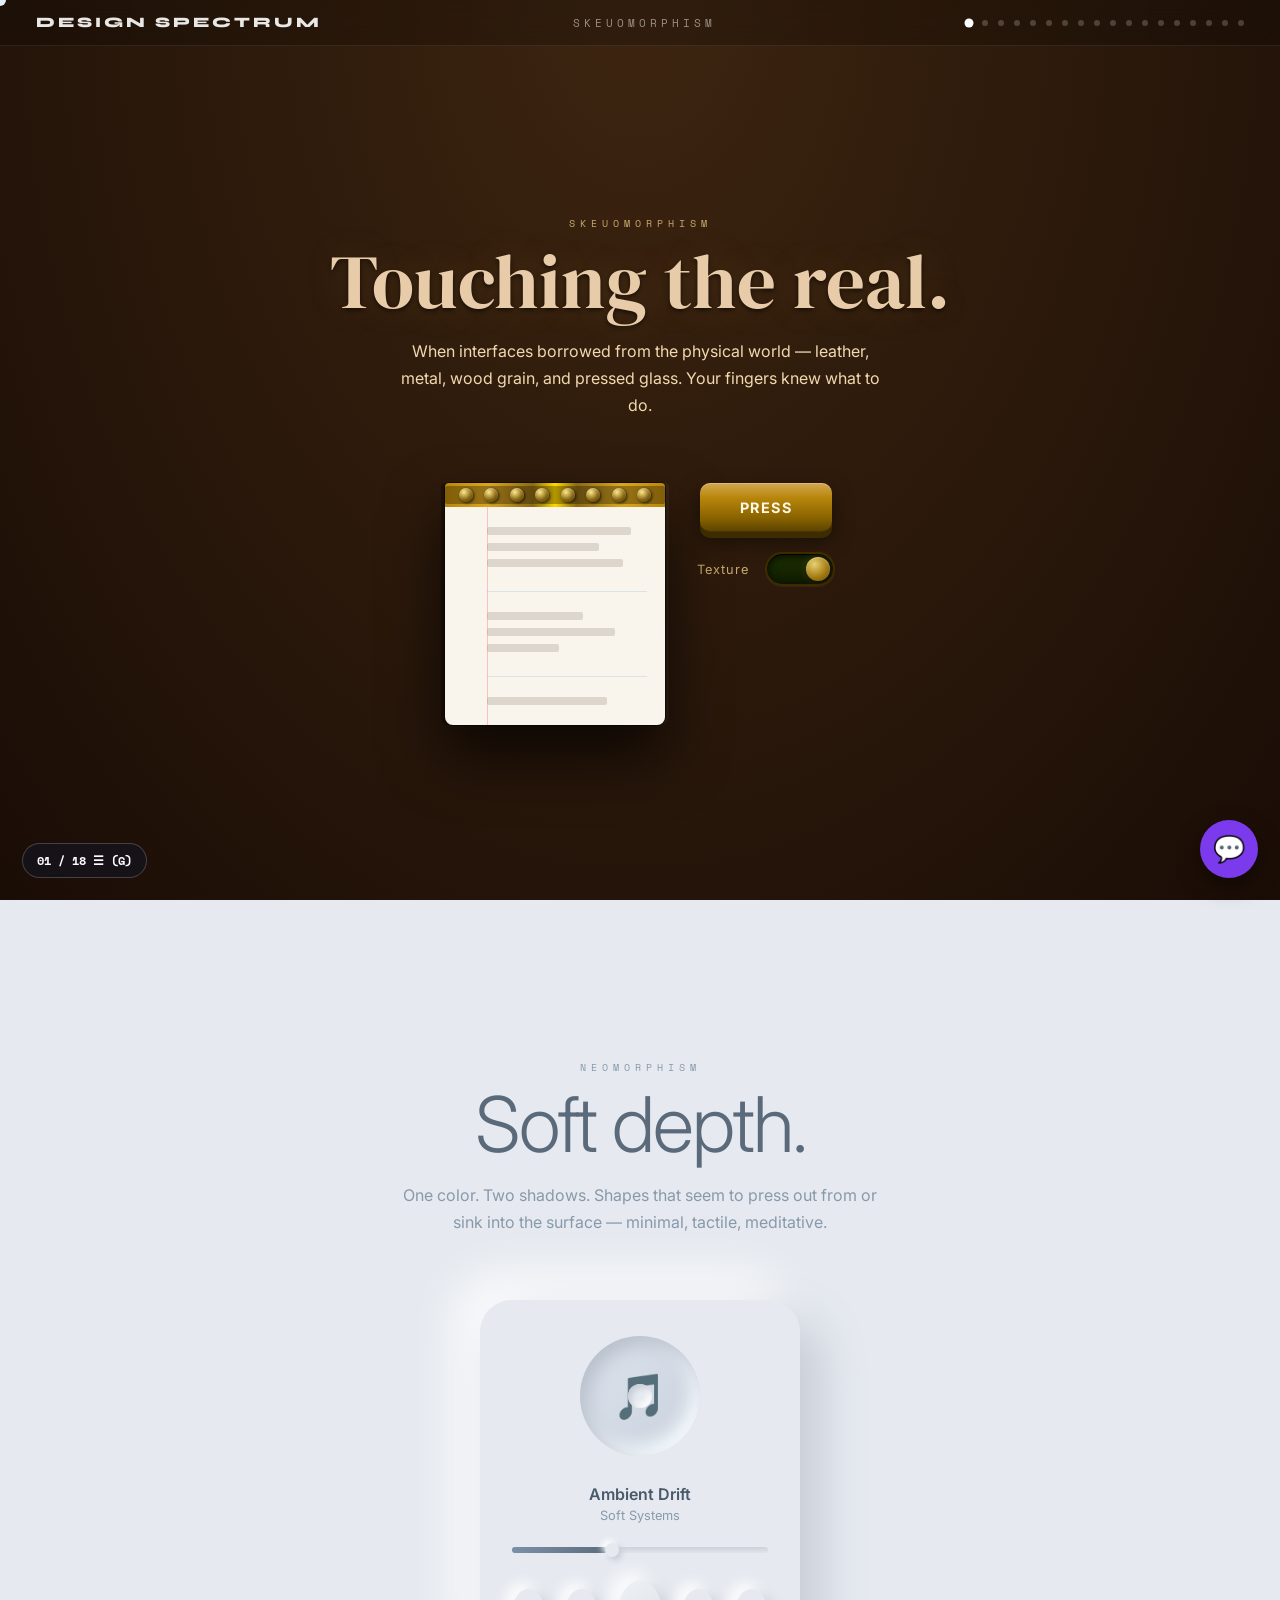
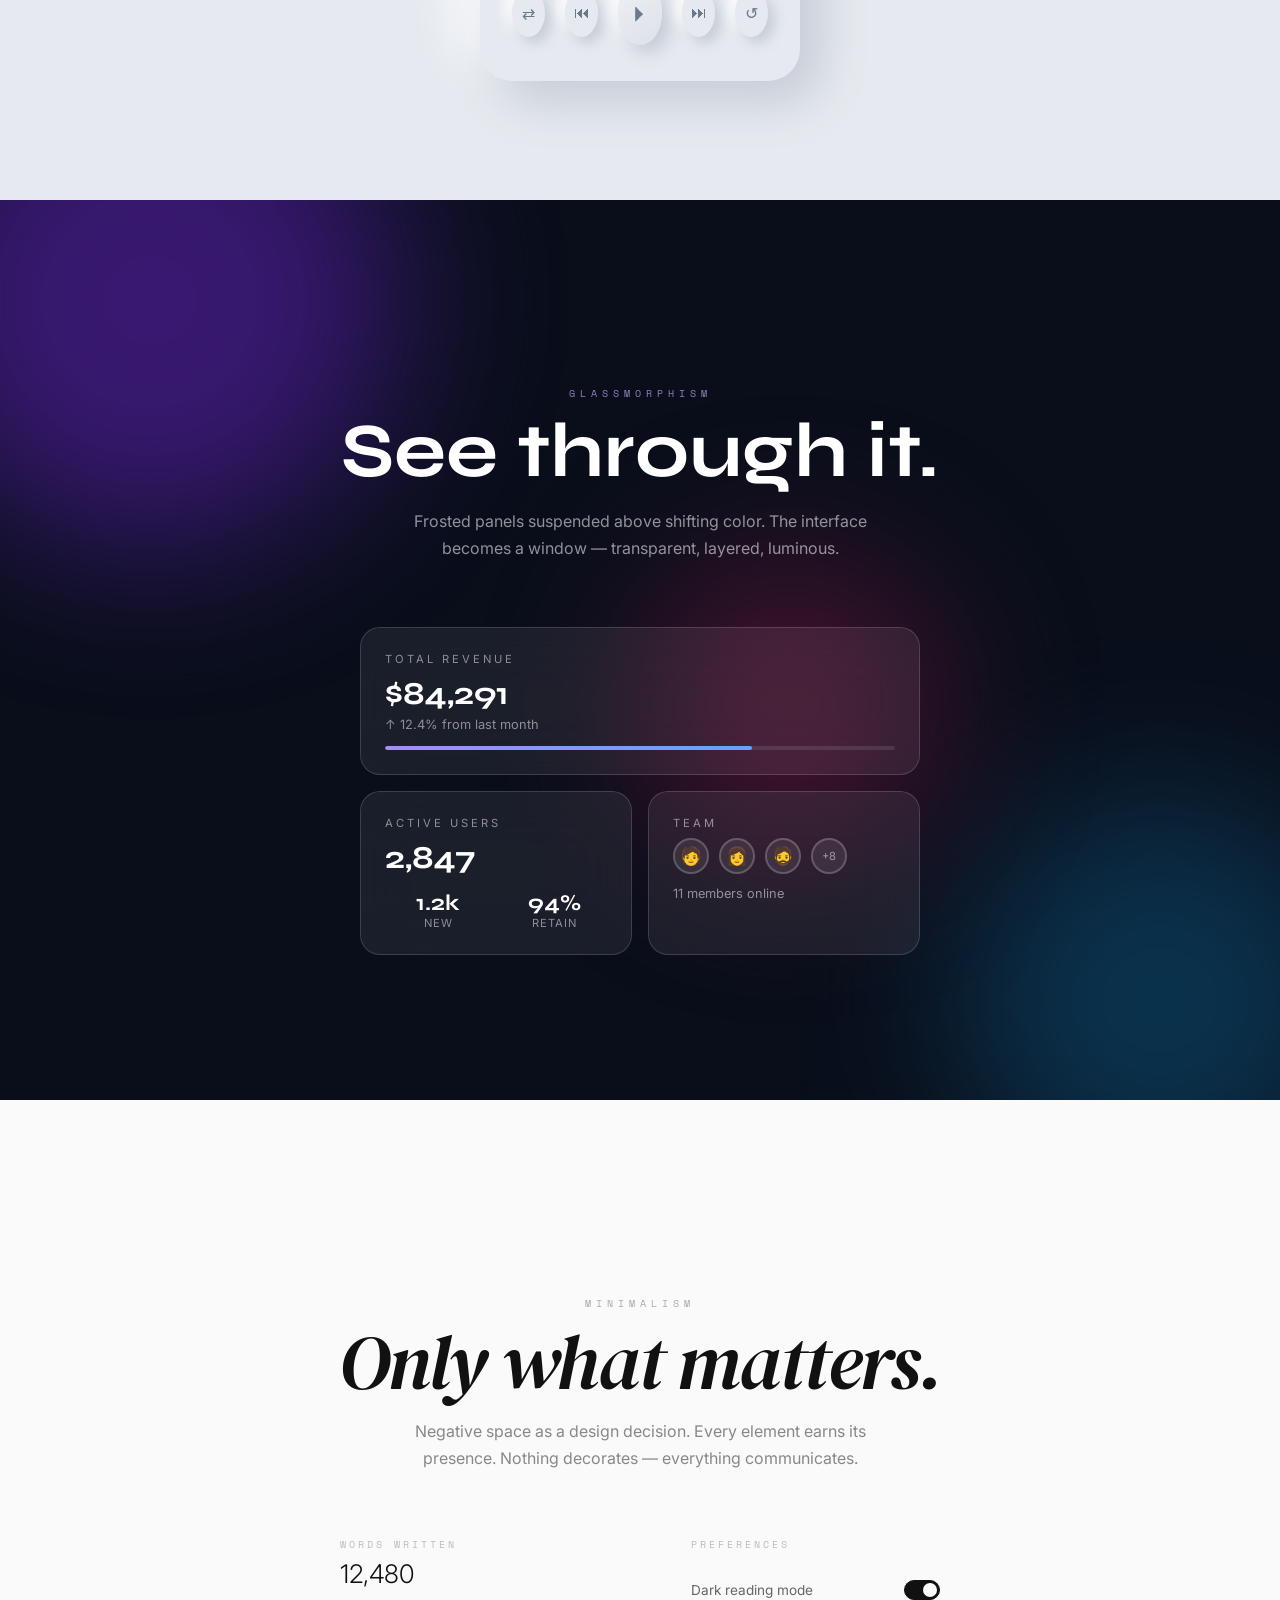
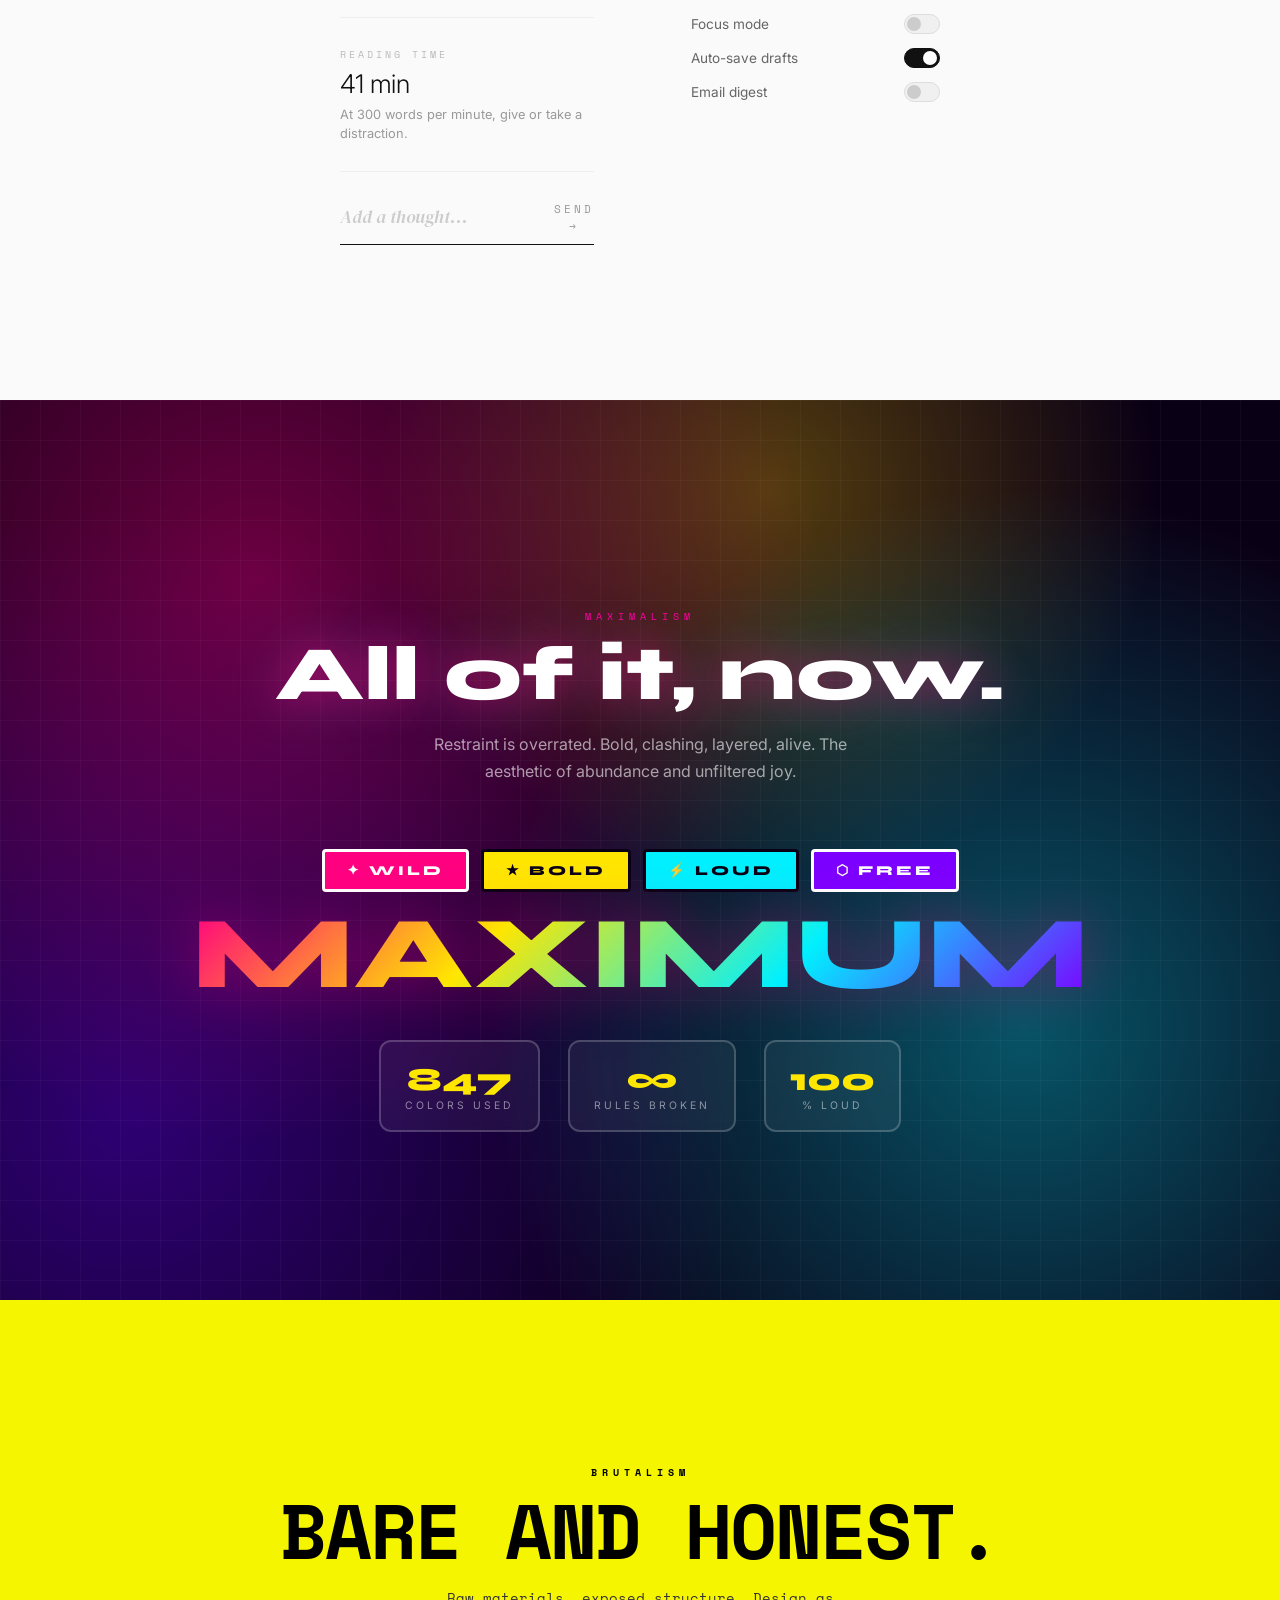
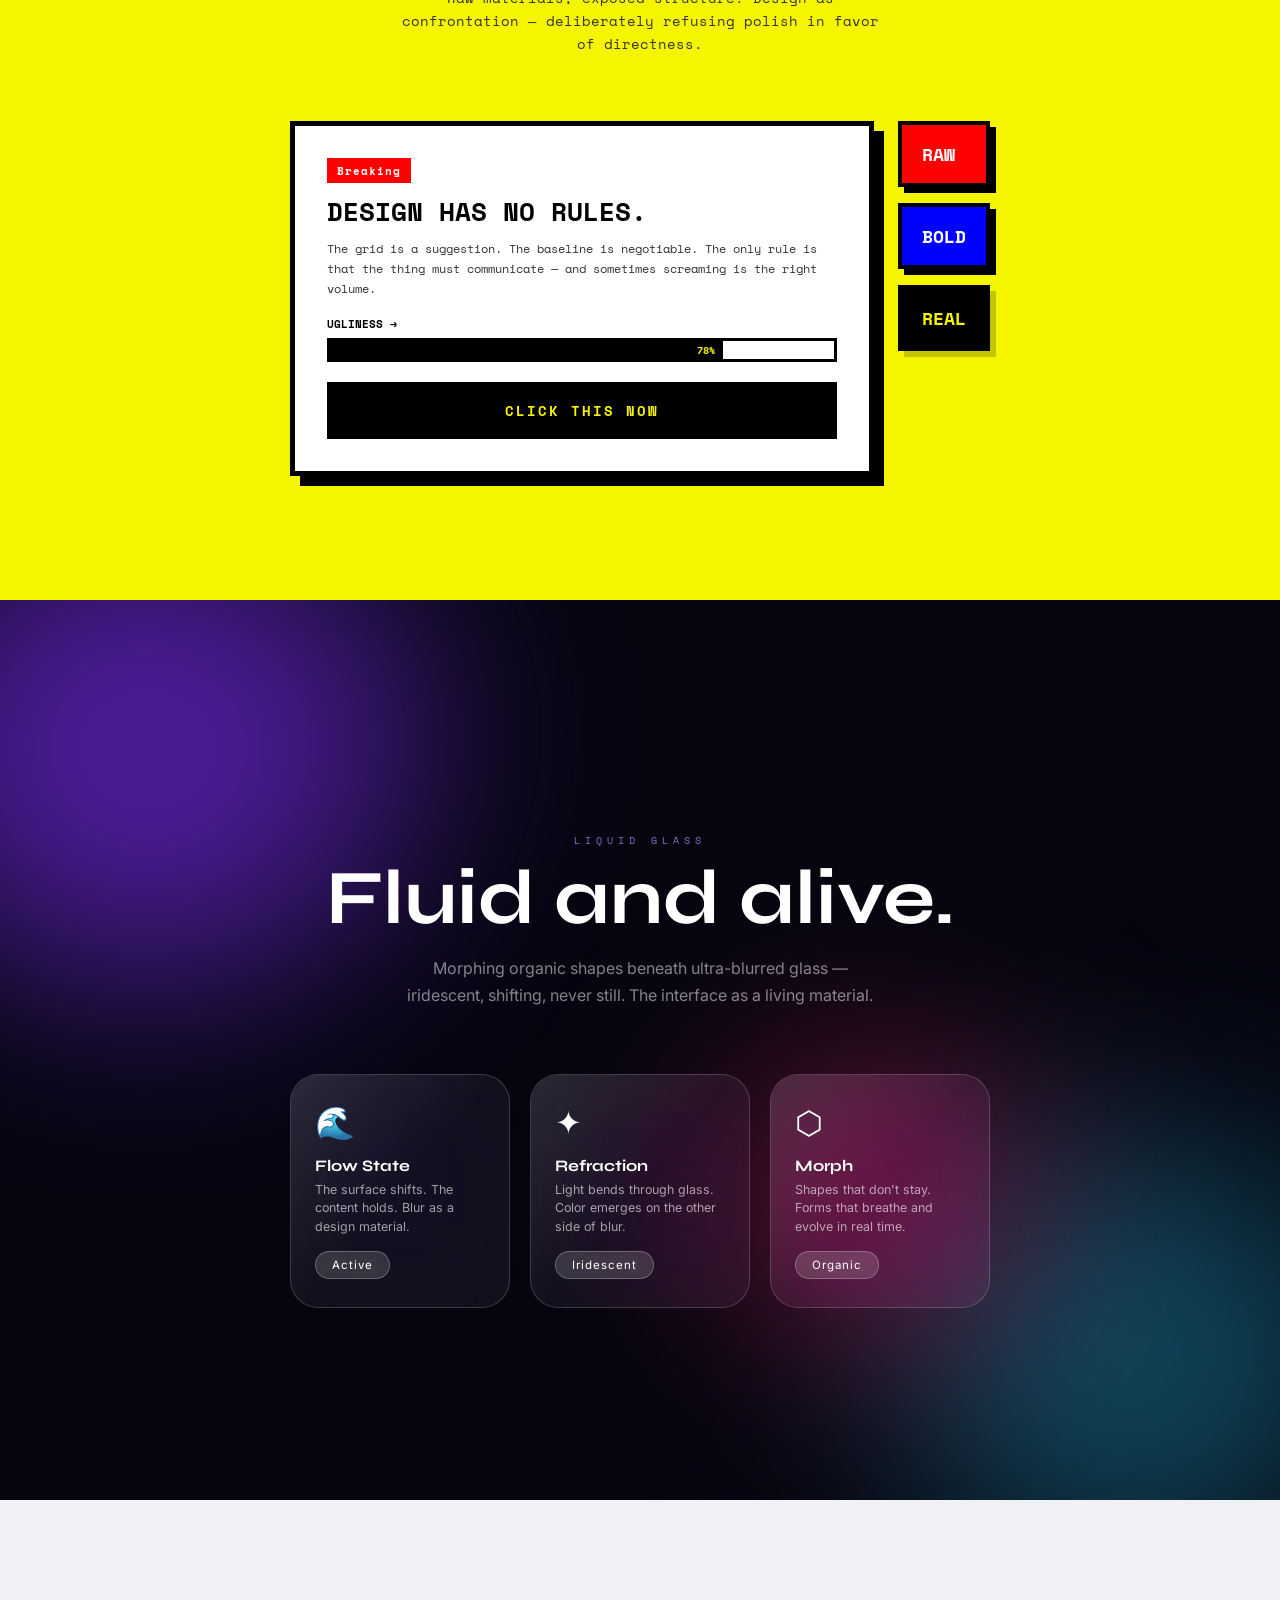
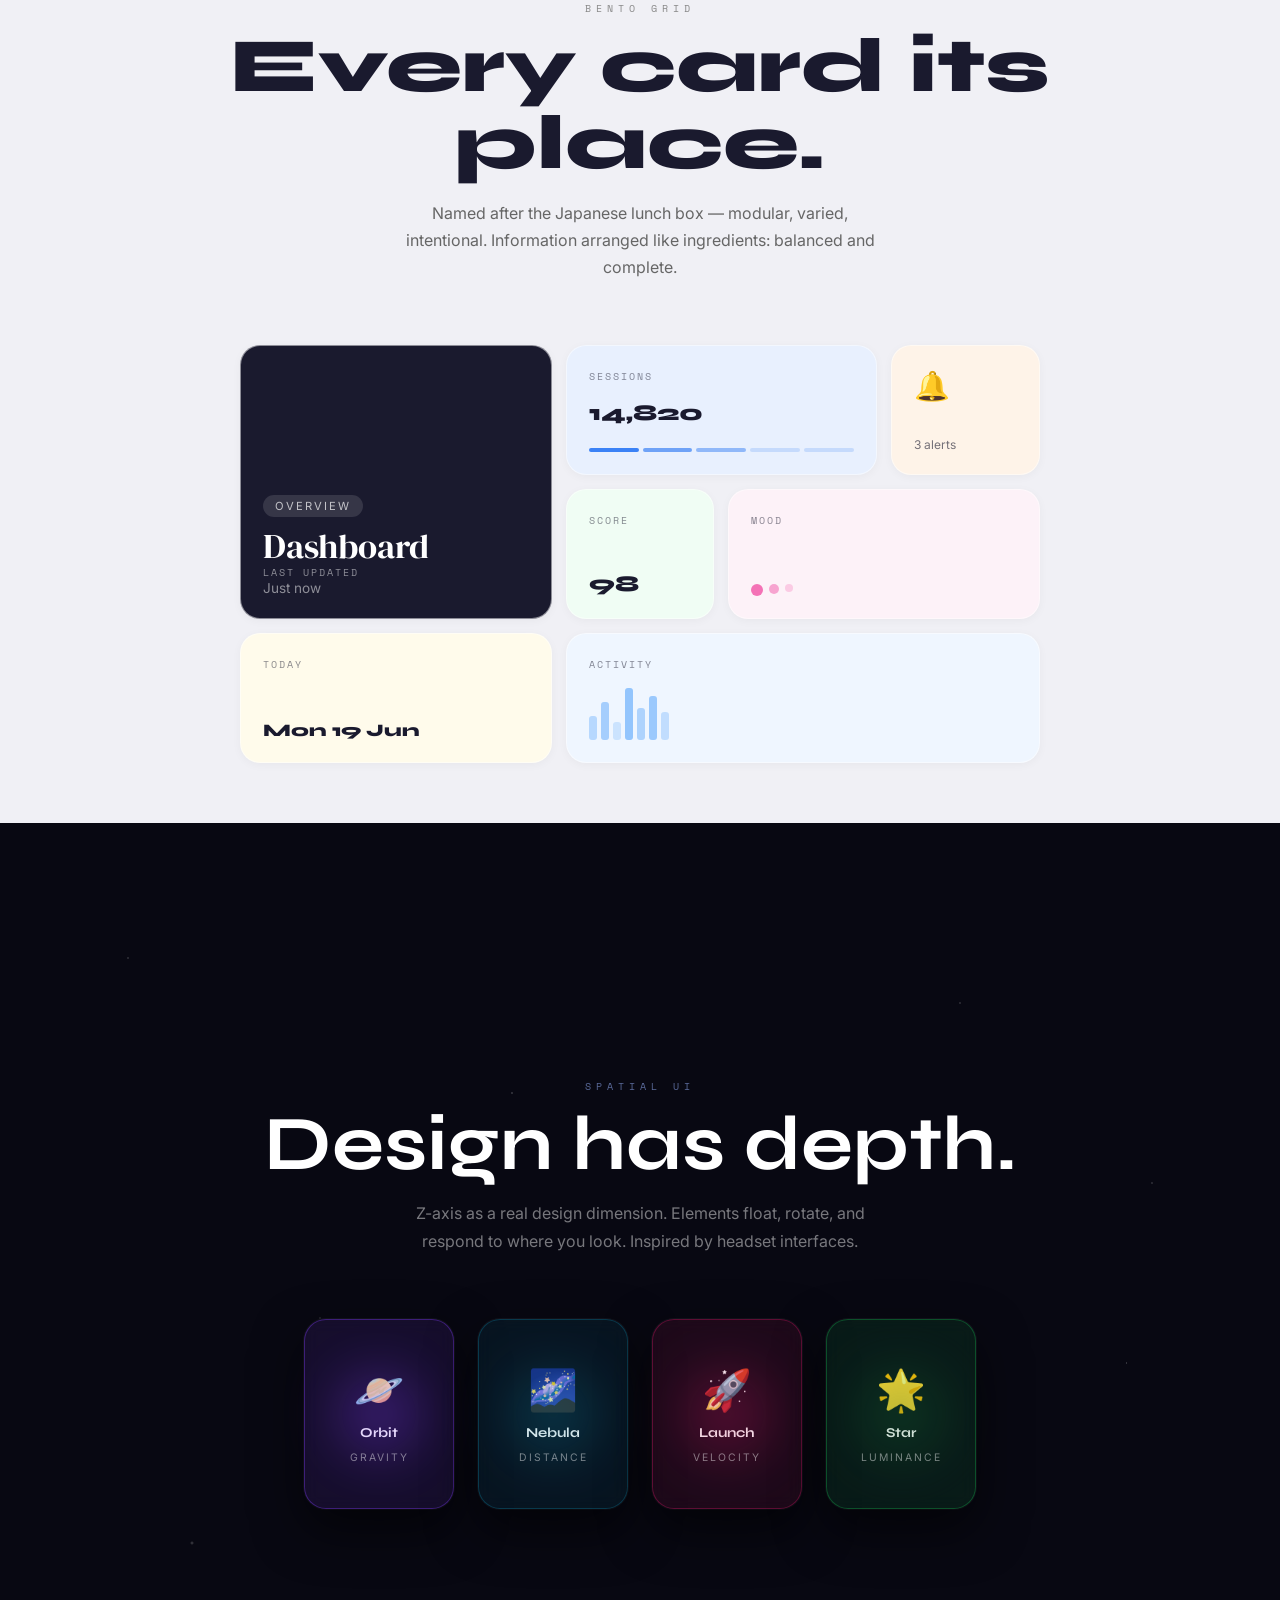
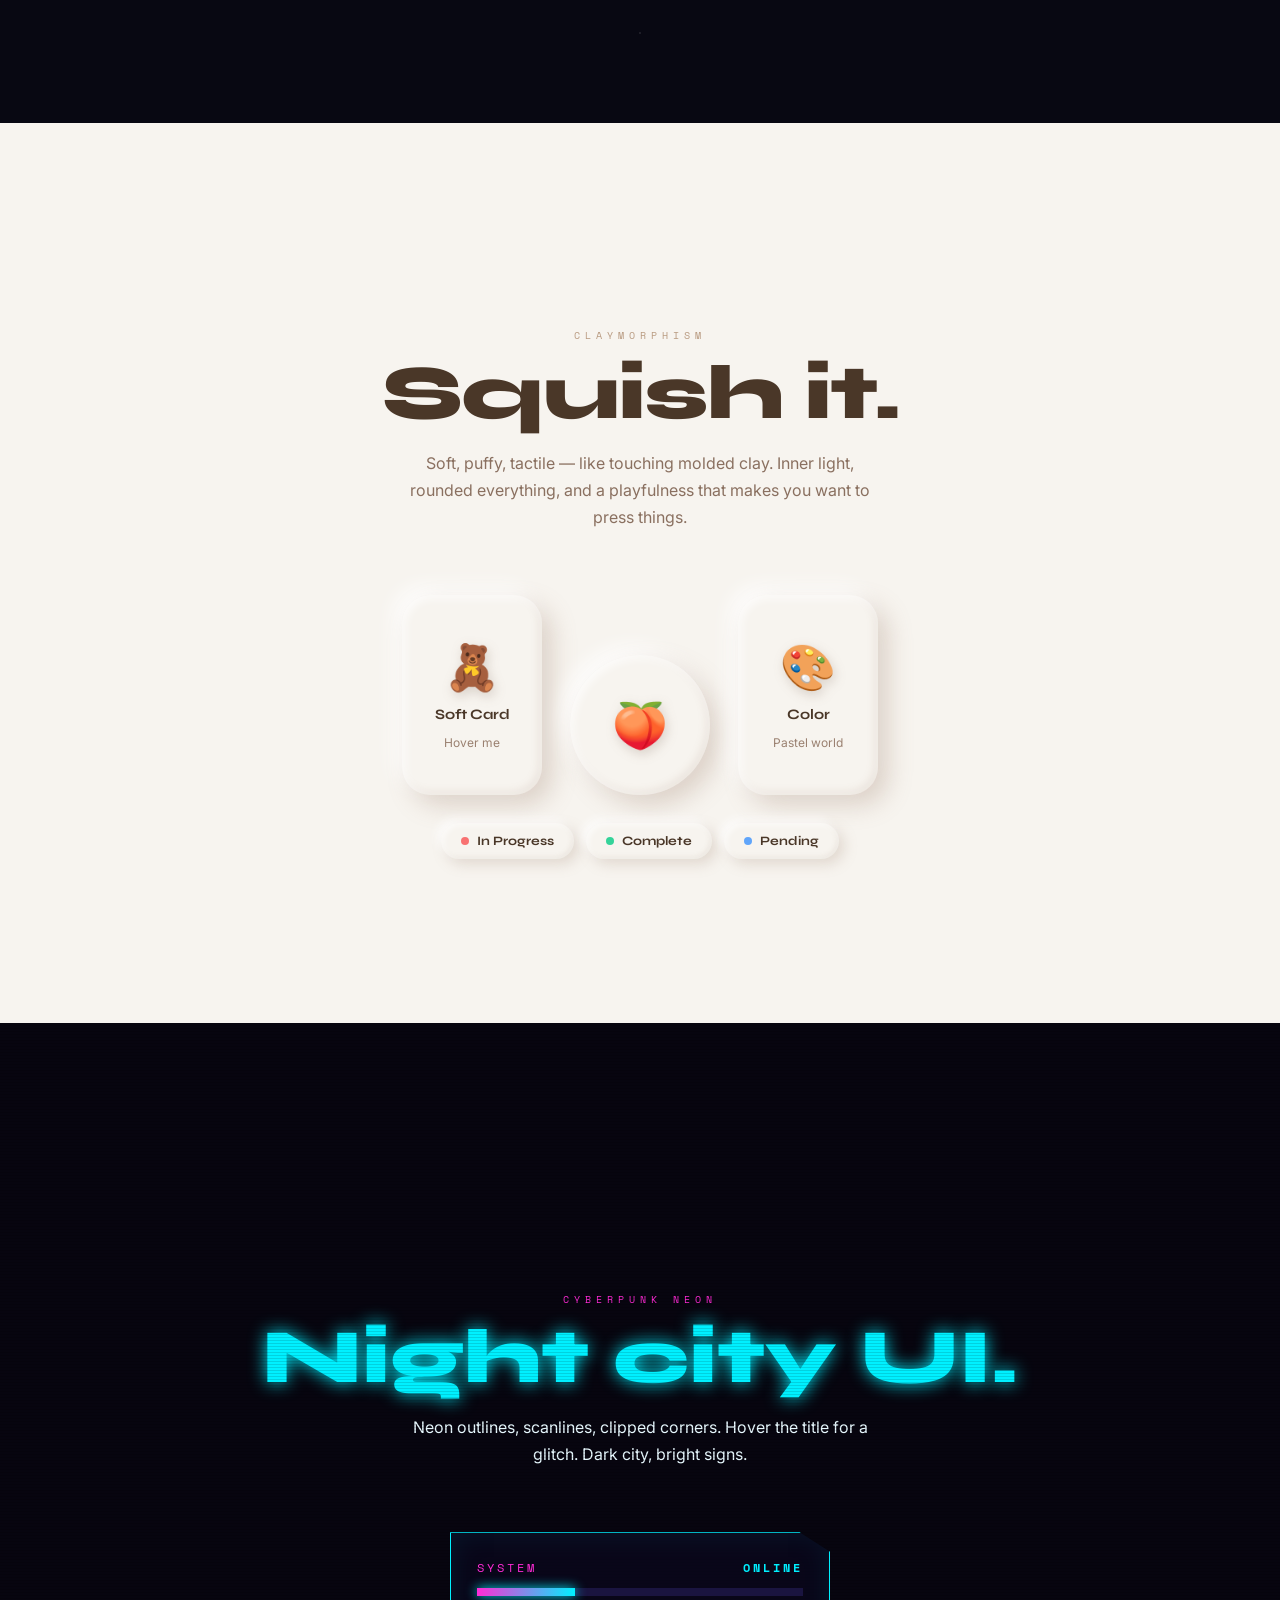
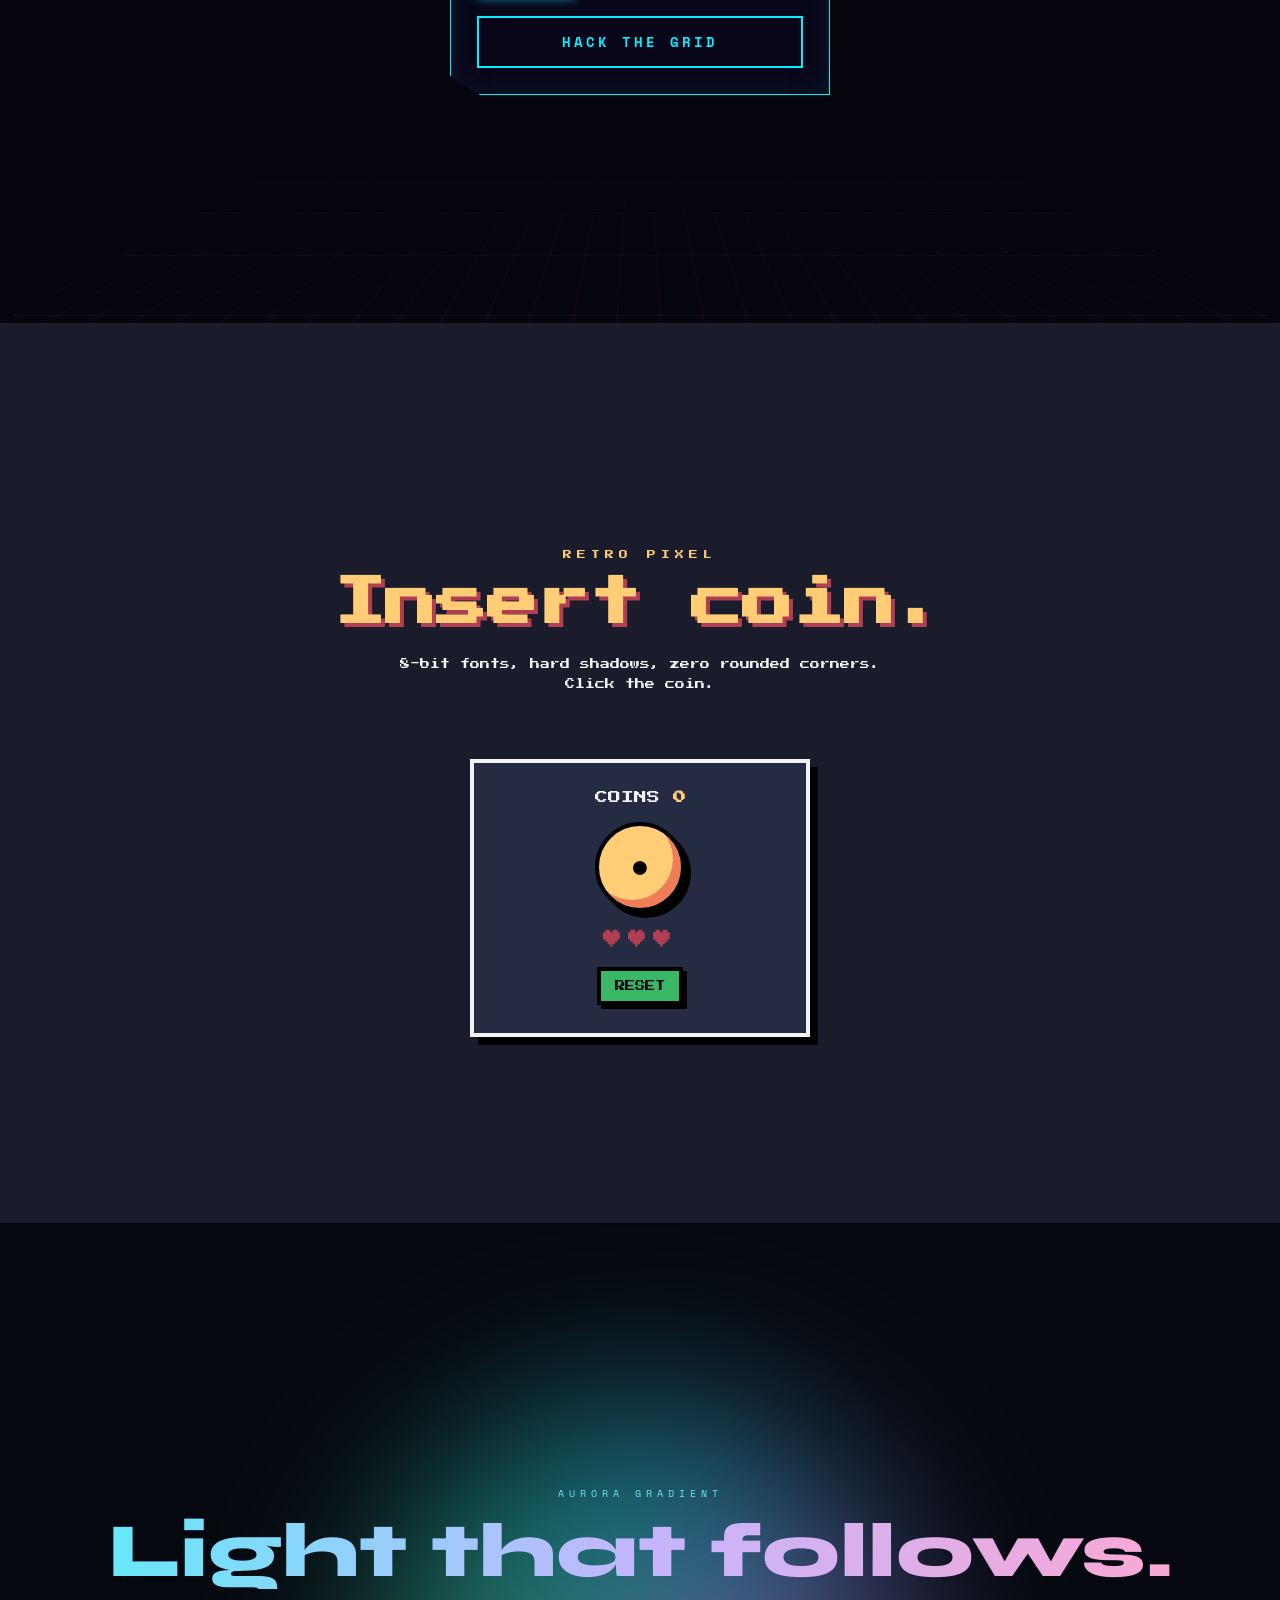
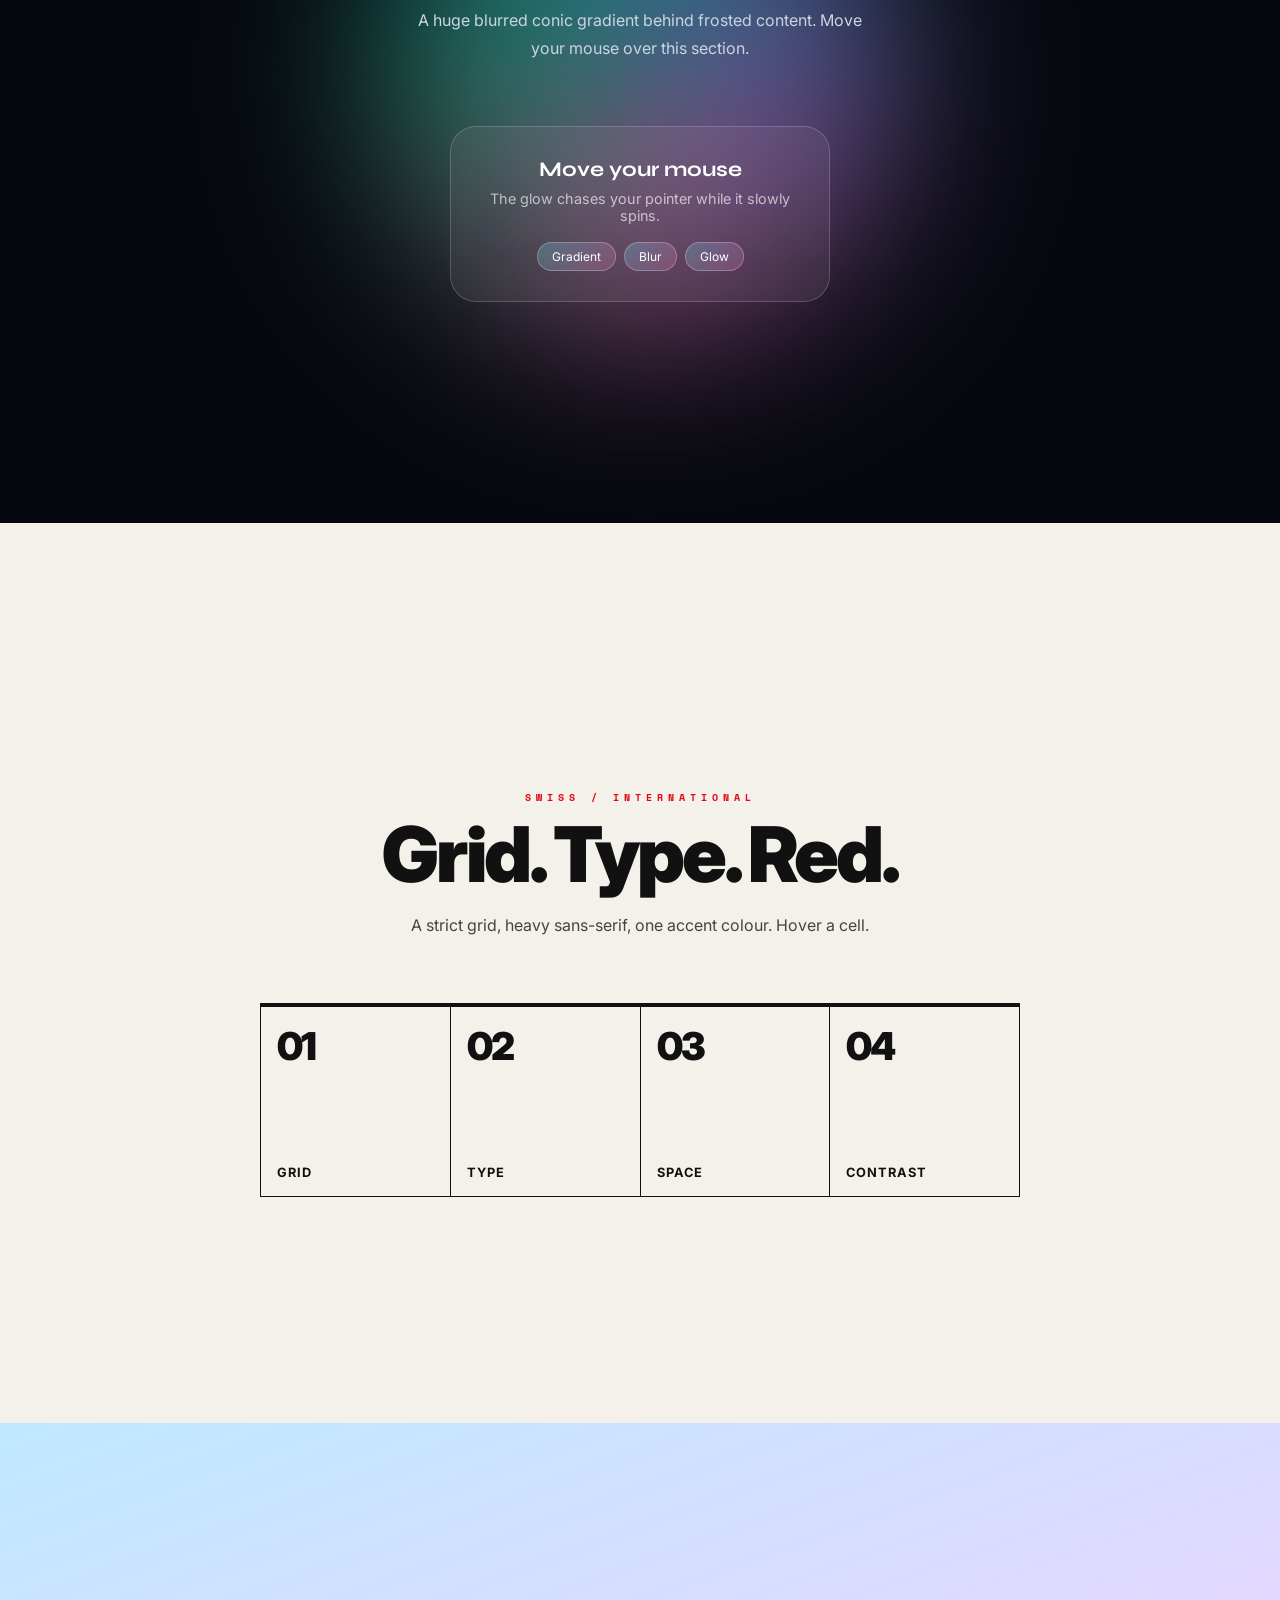
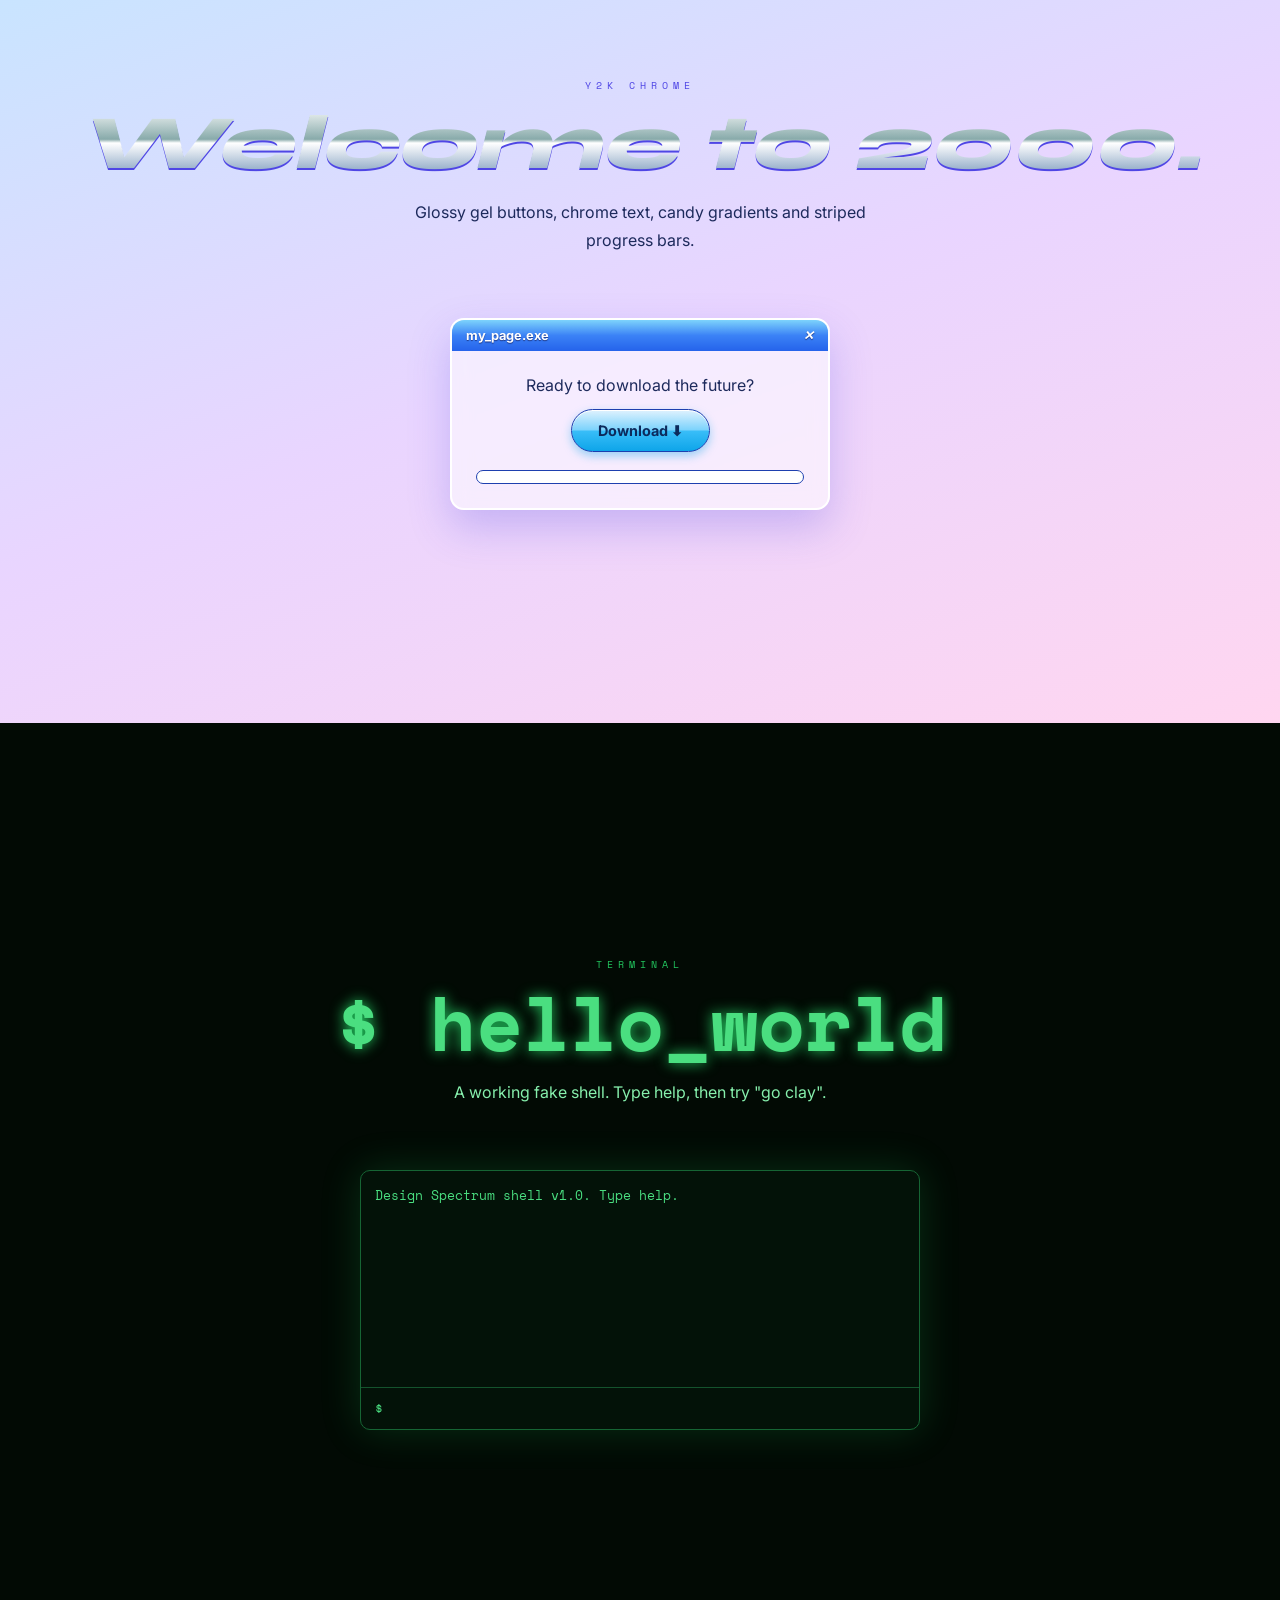
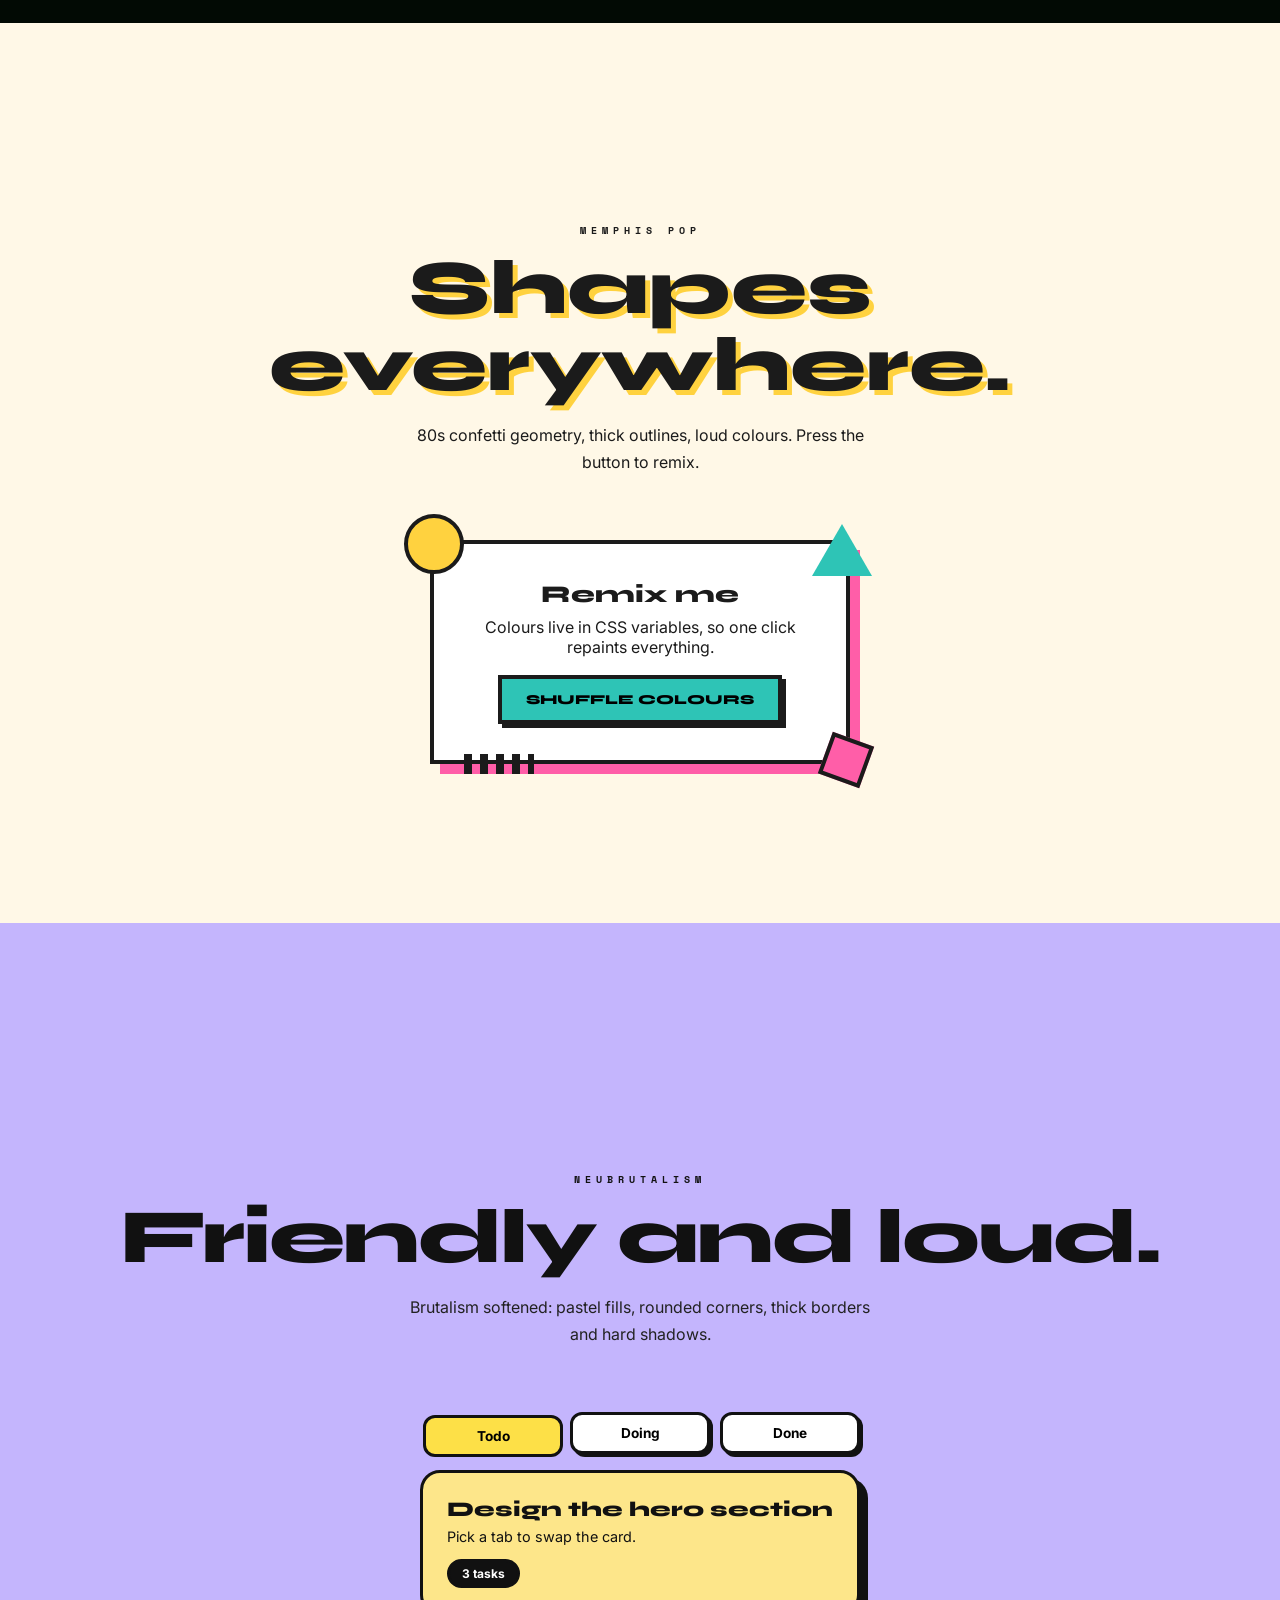
<file: index.html>
<!DOCTYPE html>
<html lang="en">
<head>
<meta charset="UTF-8">
<meta name="viewport" content="width=device-width, initial-scale=1.0">
<title>Design Spectrum</title>
<link rel="preconnect" href="https://fonts.googleapis.com">
<link href="https://fonts.googleapis.com/css2?family=DM+Serif+Display:ital@0;1&family=Inter:wght@300;400;500;600;700;900&family=Space+Mono:wght@400;700&family=Syne:wght@400;700;800&family=Press+Start+2P&display=swap" rel="stylesheet">
<link rel="stylesheet" href="style.css">
<link rel="stylesheet" href="chatbot.css">
</head>
<body>

<!-- Custom cursor -->
<div id="cursor"></div>
<div id="cursor-ring"></div>

<!-- Nav ticker -->
<header id="nav-ticker">
  <span class="wordmark">Design Spectrum</span>
  <span id="nav-active-label">Scroll to explore</span>
  <div id="nav-dots">
    <div class="nav-pip active" data-target="skeuo"></div>
    <div class="nav-pip" data-target="neo"></div>
    <div class="nav-pip" data-target="glass"></div>
    <div class="nav-pip" data-target="mini"></div>
    <div class="nav-pip" data-target="maxi"></div>
    <div class="nav-pip" data-target="brutal"></div>
    <div class="nav-pip" data-target="liquid"></div>
    <div class="nav-pip" data-target="bento"></div>
    <div class="nav-pip" data-target="spatial"></div>
    <div class="nav-pip" data-target="clay"></div>
    <div class="nav-pip" data-target="cyber"></div>
    <div class="nav-pip" data-target="pixel"></div>
    <div class="nav-pip" data-target="aurora"></div>
    <div class="nav-pip" data-target="swiss"></div>
    <div class="nav-pip" data-target="y2k"></div>
    <div class="nav-pip" data-target="term"></div>
    <div class="nav-pip" data-target="memphis"></div>
    <div class="nav-pip" data-target="neubrut"></div>
  </div>
</header>

<!-- ═══ 01 SKEUOMORPHISM ═══ -->
<section class="section" id="skeuo">
  <div class="section-tag reveal">Skeuomorphism</div>
  <h2 class="section-title reveal reveal-delay-1">Touching the real.</h2>
  <p class="section-sub reveal reveal-delay-2">When interfaces borrowed from the physical world — leather, metal, wood grain, and pressed glass. Your fingers knew what to do.</p>
  <div class="skeuo-desk reveal reveal-delay-3">
    <div class="skeuo-notepad" id="skeuoNotepad">
      <div class="skeuo-spiral">
        <div class="skeuo-coil"></div><div class="skeuo-coil"></div><div class="skeuo-coil"></div>
        <div class="skeuo-coil"></div><div class="skeuo-coil"></div><div class="skeuo-coil"></div>
        <div class="skeuo-coil"></div><div class="skeuo-coil"></div>
      </div>
      <div class="skeuo-paper">
        <div class="skeuo-text-sim">
          <span style="width:90%"></span>
          <span style="width:70%"></span>
          <span style="width:85%"></span>
          <div class="skeuo-line" style="margin:16px 0 12px;"></div>
          <span style="width:60%"></span>
          <span style="width:80%"></span>
          <span style="width:45%"></span>
          <div class="skeuo-line" style="margin:16px 0 12px;"></div>
          <span style="width:75%"></span>
        </div>
      </div>
    </div>
    <div class="skeuo-controls">
      <button class="skeuo-btn" id="skeuoBtn">Press</button>
      <div class="skeuo-toggle-wrap">
        <span class="skeuo-toggle-label">Texture</span>
        <div class="skeuo-toggle on" id="skeuoToggle">
          <div class="skeuo-toggle-knob"></div>
        </div>
      </div>
    </div>
  </div>
</section>

<!-- ═══ 02 NEOMORPHISM ═══ -->
<section class="section" id="neo">
  <div class="section-tag reveal">Neomorphism</div>
  <h2 class="section-title reveal reveal-delay-1">Soft depth.</h2>
  <p class="section-sub reveal reveal-delay-2">One color. Two shadows. Shapes that seem to press out from or sink into the surface — minimal, tactile, meditative.</p>
  <div class="reveal reveal-delay-3">
    <div class="neo-player">
      <div class="neo-album">🎵</div>
      <div class="neo-track">
        <div class="neo-track-name">Ambient Drift</div>
        <div class="neo-track-artist">Soft Systems</div>
      </div>
      <div class="neo-progress-wrap" id="neoProgress">
        <div class="neo-progress-fill" id="neoFill"></div>
      </div>
      <div class="neo-controls">
        <button class="neo-ctrl-btn" id="neoShuffle">⇄</button>
        <button class="neo-ctrl-btn" id="neoPrev">⏮</button>
        <button class="neo-ctrl-btn play-btn" id="neoPlay">⏵</button>
        <button class="neo-ctrl-btn" id="neoNext">⏭</button>
        <button class="neo-ctrl-btn" id="neoRepeat">↺</button>
      </div>
    </div>
  </div>
</section>

<!-- ═══ 03 GLASSMORPHISM ═══ -->
<section class="section" id="glass">
  <div class="glass-orb"></div>
  <div class="glass-orb"></div>
  <div class="glass-orb"></div>
  <div class="section-tag reveal">Glassmorphism</div>
  <h2 class="section-title reveal reveal-delay-1">See through it.</h2>
  <p class="section-sub reveal reveal-delay-2">Frosted panels suspended above shifting color. The interface becomes a window — transparent, layered, luminous.</p>
  <div class="glass-dashboard reveal reveal-delay-3">
    <div class="glass-panel wide">
      <div class="glass-panel-label">Total Revenue</div>
      <div class="glass-panel-value">$84,291</div>
      <div class="glass-panel-sub">↑ 12.4% from last month</div>
      <div class="glass-bar-wrap"><div class="glass-bar-fill" style="width:72%"></div></div>
    </div>
    <div class="glass-panel">
      <div class="glass-panel-label">Active Users</div>
      <div class="glass-panel-value">2,847</div>
      <div class="glass-stat-grid">
        <div class="glass-stat"><div class="glass-stat-n">1.2k</div><div class="glass-stat-l">New</div></div>
        <div class="glass-stat"><div class="glass-stat-n">94%</div><div class="glass-stat-l">Retain</div></div>
      </div>
    </div>
    <div class="glass-panel">
      <div class="glass-panel-label">Team</div>
      <div class="glass-avatar-row">
        <div class="glass-avatar">🧑</div>
        <div class="glass-avatar">👩</div>
        <div class="glass-avatar">🧔</div>
        <div class="glass-avatar" style="font-size:0.7rem;color:rgba(255,255,255,0.5)">+8</div>
      </div>
      <div class="glass-panel-sub" style="margin-top:12px;">11 members online</div>
    </div>
  </div>
</section>

<!-- ═══ 04 MINIMALISM ═══ -->
<section class="section" id="mini">
  <div class="section-tag reveal">Minimalism</div>
  <h2 class="section-title reveal reveal-delay-1"><em>Only what matters.</em></h2>
  <p class="section-sub reveal reveal-delay-2">Negative space as a design decision. Every element earns its presence. Nothing decorates — everything communicates.</p>
  <div class="mini-layout reveal reveal-delay-3">
    <div class="mini-col">
      <div class="mini-item">
        <span class="mini-item-label">Words written</span>
        <span class="mini-item-value">12,480</span>
      </div>
      <div class="mini-rule"></div>
      <div class="mini-item">
        <span class="mini-item-label">Reading time</span>
        <span class="mini-item-value">41 min</span>
        <span class="mini-item-note">At 300 words per minute, give or take a distraction.</span>
      </div>
      <div class="mini-rule"></div>
      <div class="mini-input-row">
        <input class="mini-input" type="text" placeholder="Add a thought..." id="miniInput">
        <button class="mini-send" id="miniSend">Send →</button>
      </div>
    </div>
    <div class="mini-divider-v"></div>
    <div class="mini-col">
      <div class="mini-item">
        <span class="mini-item-label">Preferences</span>
      </div>
      <div class="mini-toggle-group">
        <div class="mini-toggle-row">
          <span class="mini-toggle-text">Dark reading mode</span>
          <div class="mini-switch on" data-switch></div>
        </div>
        <div class="mini-toggle-row">
          <span class="mini-toggle-text">Focus mode</span>
          <div class="mini-switch" data-switch></div>
        </div>
        <div class="mini-toggle-row">
          <span class="mini-toggle-text">Auto-save drafts</span>
          <div class="mini-switch on" data-switch></div>
        </div>
        <div class="mini-toggle-row">
          <span class="mini-toggle-text">Email digest</span>
          <div class="mini-switch" data-switch></div>
        </div>
      </div>
    </div>
  </div>
</section>

<!-- ═══ 05 MAXIMALISM ═══ -->
<section class="section" id="maxi">
  <div class="maxi-bg-pattern"></div>
  <div class="maxi-grid-overlay"></div>
  <div class="section-tag reveal">Maximalism</div>
  <h2 class="section-title reveal reveal-delay-1">All of it, now.</h2>
  <p class="section-sub reveal reveal-delay-2">Restraint is overrated. Bold, clashing, layered, alive. The aesthetic of abundance and unfiltered joy.</p>
  <div class="maxi-content reveal reveal-delay-3">
    <div class="maxi-headline-wrap">
      <div class="maxi-sticker-row">
        <div class="maxi-sticker">✦ Wild</div>
        <div class="maxi-sticker">★ Bold</div>
        <div class="maxi-sticker">⚡ Loud</div>
        <div class="maxi-sticker">⬡ Free</div>
      </div>
      <div class="maxi-big-text">MAXIMUM</div>
      <div class="maxi-counter-row">
        <div class="maxi-counter"><div class="maxi-counter-n" data-target="847">0</div><div class="maxi-counter-l">Colors Used</div></div>
        <div class="maxi-counter"><div class="maxi-counter-n" data-target="∞">0</div><div class="maxi-counter-l">Rules Broken</div></div>
        <div class="maxi-counter"><div class="maxi-counter-n" data-target="100">0</div><div class="maxi-counter-l">% Loud</div></div>
      </div>
    </div>
  </div>
</section>

<!-- ═══ 06 BRUTALISM ═══ -->
<section class="section" id="brutal">
  <div class="section-tag reveal">Brutalism</div>
  <h2 class="section-title reveal reveal-delay-1">BARE AND HONEST.</h2>
  <p class="section-sub reveal reveal-delay-2">Raw materials, exposed structure. Design as confrontation — deliberately refusing polish in favor of directness.</p>
  <div class="brutal-layout reveal reveal-delay-3">
    <div class="brutal-card-main" id="brutalCard">
      <span class="brutal-eyebrow">Breaking</span>
      <div class="brutal-heading">Design Has No Rules.</div>
      <p class="brutal-body">The grid is a suggestion. The baseline is negotiable. The only rule is that the thing must communicate — and sometimes screaming is the right volume.</p>
      <div style="margin-top:16px;">
        <div class="brutal-progress-label">Ugliness →</div>
        <div class="brutal-progress-outer">
          <div class="brutal-progress-inner" id="brutalBar" style="width:0%" data-label="78%"></div>
        </div>
      </div>
      <button class="brutal-btn-main" id="brutalBtn">CLICK THIS NOW</button>
    </div>
    <div class="brutal-sidebar">
      <div class="brutal-tag-block">RAW</div>
      <div class="brutal-tag-block b2">BOLD</div>
      <div class="brutal-tag-block b3">REAL</div>
    </div>
  </div>
</section>

<!-- ═══ 07 LIQUID GLASS ═══ -->
<section class="section" id="liquid">
  <div class="liquid-blob"></div>
  <div class="liquid-blob"></div>
  <div class="liquid-blob"></div>
  <div class="section-tag reveal">Liquid Glass</div>
  <h2 class="section-title reveal reveal-delay-1">Fluid and alive.</h2>
  <p class="section-sub reveal reveal-delay-2">Morphing organic shapes beneath ultra-blurred glass — iridescent, shifting, never still. The interface as a living material.</p>
  <div class="liquid-ui reveal reveal-delay-3">
    <div class="liquid-panel">
      <span class="liquid-panel-icon">🌊</span>
      <div class="liquid-panel-title">Flow State</div>
      <div class="liquid-panel-text">The surface shifts. The content holds. Blur as a design material.</div>
      <span class="liquid-pill">Active</span>
    </div>
    <div class="liquid-panel">
      <span class="liquid-panel-icon">✦</span>
      <div class="liquid-panel-title">Refraction</div>
      <div class="liquid-panel-text">Light bends through glass. Color emerges on the other side of blur.</div>
      <span class="liquid-pill">Iridescent</span>
    </div>
    <div class="liquid-panel">
      <span class="liquid-panel-icon">⬡</span>
      <div class="liquid-panel-title">Morph</div>
      <div class="liquid-panel-text">Shapes that don't stay. Forms that breathe and evolve in real time.</div>
      <span class="liquid-pill">Organic</span>
    </div>
  </div>
</section>

<!-- ═══ 08 BENTO GRID ═══ -->
<section class="section" id="bento">
  <div class="section-tag reveal">Bento Grid</div>
  <h2 class="section-title reveal reveal-delay-1">Every card its place.</h2>
  <p class="section-sub reveal reveal-delay-2">Named after the Japanese lunch box — modular, varied, intentional. Information arranged like ingredients: balanced and complete.</p>
  <div class="bento-grid reveal reveal-delay-3">
    <div class="bento-cell bc1">
      <div>
        <span class="bento-tag">Overview</span>
        <div class="bento-big">Dashboard</div>
      </div>
      <div>
        <div class="bento-cell-label">Last updated</div>
        <div style="font-size:0.85rem;color:rgba(255,255,255,0.5);">Just now</div>
      </div>
    </div>
    <div class="bento-cell bc2">
      <div class="bento-cell-label">Sessions</div>
      <div class="bento-cell-value">14,820</div>
      <div class="bento-mini-bar">
        <div class="bento-bar-seg filled" style="background:#3b82f6"></div>
        <div class="bento-bar-seg filled" style="background:#3b82f6;opacity:0.7"></div>
        <div class="bento-bar-seg filled" style="background:#3b82f6;opacity:0.5"></div>
        <div class="bento-bar-seg" style="background:#3b82f6;opacity:0.2"></div>
        <div class="bento-bar-seg" style="background:#3b82f6;opacity:0.2"></div>
      </div>
    </div>
    <div class="bento-cell bc3">
      <div class="bento-cell-icon">🔔</div>
      <div class="bento-cell-sub">3 alerts</div>
    </div>
    <div class="bento-cell bc4">
      <div class="bento-cell-label">Score</div>
      <div class="bento-cell-value">98</div>
    </div>
    <div class="bento-cell bc5">
      <div class="bento-cell-label">Mood</div>
      <div class="bento-dot-row">
        <div class="bento-dot" style="background:#f472b6;width:12px;height:12px;"></div>
        <div class="bento-dot" style="background:#f472b6;width:10px;height:10px;opacity:0.6"></div>
        <div class="bento-dot" style="background:#f472b6;width:8px;height:8px;opacity:0.3"></div>
      </div>
    </div>
    <div class="bento-cell bc6">
      <div class="bento-cell-label">Today</div>
      <div class="bento-cell-value" style="font-size:1.1rem">Mon 19 Jun</div>
    </div>
    <div class="bento-cell bc7">
      <div class="bento-cell-label">Activity</div>
      <div style="display:flex;gap:4px;align-items:flex-end;margin-top:8px;">
        <div style="width:8px;height:24px;background:#93c5fd;border-radius:3px;opacity:0.6"></div>
        <div style="width:8px;height:38px;background:#93c5fd;border-radius:3px;opacity:0.8"></div>
        <div style="width:8px;height:18px;background:#93c5fd;border-radius:3px;opacity:0.4"></div>
        <div style="width:8px;height:52px;background:#93c5fd;border-radius:3px;opacity:1"></div>
        <div style="width:8px;height:32px;background:#93c5fd;border-radius:3px;opacity:0.7"></div>
        <div style="width:8px;height:44px;background:#93c5fd;border-radius:3px;opacity:0.9"></div>
        <div style="width:8px;height:28px;background:#93c5fd;border-radius:3px;opacity:0.5"></div>
      </div>
    </div>
  </div>
</section>

<!-- ═══ 09 SPATIAL UI ═══ -->
<section class="section" id="spatial">
  <div class="spatial-starfield"></div>
  <div class="section-tag reveal">Spatial UI</div>
  <h2 class="section-title reveal reveal-delay-1">Design has depth.</h2>
  <p class="section-sub reveal reveal-delay-2">Z-axis as a real design dimension. Elements float, rotate, and respond to where you look. Inspired by headset interfaces.</p>
  <div class="spatial-scene reveal reveal-delay-3" id="spatialScene">
    <div class="spatial-card" data-depth="0.3">
      <div class="spatial-card-glow" style="background:#7c3aed"></div>
      <div class="spatial-card-icon">🪐</div>
      <div class="spatial-card-label">Orbit</div>
      <div class="spatial-card-sub">Gravity</div>
    </div>
    <div class="spatial-card" data-depth="0.6">
      <div class="spatial-card-glow" style="background:#0e7490"></div>
      <div class="spatial-card-icon">🌌</div>
      <div class="spatial-card-label">Nebula</div>
      <div class="spatial-card-sub">Distance</div>
    </div>
    <div class="spatial-card" data-depth="0.9">
      <div class="spatial-card-glow" style="background:#be185d"></div>
      <div class="spatial-card-icon">🚀</div>
      <div class="spatial-card-label">Launch</div>
      <div class="spatial-card-sub">Velocity</div>
    </div>
    <div class="spatial-card" data-depth="0.5">
      <div class="spatial-card-glow" style="background:#166534"></div>
      <div class="spatial-card-icon">🌟</div>
      <div class="spatial-card-label">Star</div>
      <div class="spatial-card-sub">Luminance</div>
    </div>
  </div>
</section>

<!-- ═══ 10 CLAYMORPHISM ═══ -->
<section class="section" id="clay">
  <div class="section-tag reveal">Claymorphism</div>
  <h2 class="section-title reveal reveal-delay-1">Squish it.</h2>
  <p class="section-sub reveal reveal-delay-2">Soft, puffy, tactile — like touching molded clay. Inner light, rounded everything, and a playfulness that makes you want to press things.</p>
  <div class="clay-scene reveal reveal-delay-3">
    <div class="clay-card tall">
      <div class="clay-card-icon">🧸</div>
      <div class="clay-card-title">Soft Card</div>
      <div class="clay-card-note">Hover me</div>
    </div>
    <div class="clay-card round">
      <div class="clay-card-icon">🍑</div>
    </div>
    <div class="clay-card tall">
      <div class="clay-card-icon">🎨</div>
      <div class="clay-card-title">Color</div>
      <div class="clay-card-note">Pastel world</div>
    </div>
  </div>
  <div style="display:flex;gap:12px;flex-wrap:wrap;justify-content:center;margin-top:28px;" class="reveal reveal-delay-3">
    <div class="clay-badge"><div class="clay-badge-dot" style="background:#f87171"></div>In Progress</div>
    <div class="clay-badge"><div class="clay-badge-dot" style="background:#34d399"></div>Complete</div>
    <div class="clay-badge"><div class="clay-badge-dot" style="background:#60a5fa"></div>Pending</div>
  </div>
</section>

<!-- ═══ 11 CYBERPUNK ═══ -->
<section class="section" id="cyber">
  <div class="cy-grid"></div>
  <div class="section-tag reveal">Cyberpunk Neon</div>
  <h2 class="section-title reveal reveal-delay-1 cy-glitch">Night city UI.</h2>
  <p class="section-sub reveal reveal-delay-2">Neon outlines, scanlines, clipped corners. Hover the title for a glitch. Dark city, bright signs.</p>
  <div class="cy-panel reveal reveal-delay-3">
    <div class="cy-row"><span>SYSTEM</span><b id="cyStat">ONLINE</b></div>
    <div class="cy-bar"><i id="cyBar"></i></div>
    <button class="cy-btn" id="cyBtn">HACK THE GRID</button>
  </div>
</section>

<!-- ═══ 12 PIXEL ═══ -->
<section class="section" id="pixel">
  <div class="section-tag reveal">Retro Pixel</div>
  <h2 class="section-title reveal reveal-delay-1">Insert coin.</h2>
  <p class="section-sub reveal reveal-delay-2">8-bit fonts, hard shadows, zero rounded corners. Click the coin.</p>
  <div class="px-box reveal reveal-delay-3">
    <div class="px-score">COINS <b id="pxN">0</b></div>
    <button class="px-coin" id="pxCoin">●</button>
    <div class="px-hearts" id="pxH">♥♥♥</div>
    <button class="px-btn" id="pxReset">RESET</button>
  </div>
</section>

<!-- ═══ 13 AURORA ═══ -->
<section class="section" id="aurora">
  <div class="au-glow" id="auGlow"></div>
  <div class="section-tag reveal">Aurora Gradient</div>
  <h2 class="section-title reveal reveal-delay-1">Light that follows.</h2>
  <p class="section-sub reveal reveal-delay-2">A huge blurred conic gradient behind frosted content. Move your mouse over this section.</p>
  <div class="au-card reveal reveal-delay-3">
    <h3>Move your mouse</h3>
    <p>The glow chases your pointer while it slowly spins.</p>
    <div class="au-chips"><span>Gradient</span><span>Blur</span><span>Glow</span></div>
  </div>
</section>

<!-- ═══ 14 SWISS ═══ -->
<section class="section" id="swiss">
  <div class="section-tag reveal">Swiss / International</div>
  <h2 class="section-title reveal reveal-delay-1">Grid. Type. Red.</h2>
  <p class="section-sub reveal reveal-delay-2">A strict grid, heavy sans-serif, one accent colour. Hover a cell.</p>
  <div class="sw-grid reveal reveal-delay-3">
    <div class="sw-cell"><b>01</b><span>Grid</span></div>
    <div class="sw-cell"><b>02</b><span>Type</span></div>
    <div class="sw-cell"><b>03</b><span>Space</span></div>
    <div class="sw-cell"><b>04</b><span>Contrast</span></div>
  </div>
</section>

<!-- ═══ 15 Y2K ═══ -->
<section class="section" id="y2k">
  <div class="section-tag reveal">Y2K Chrome</div>
  <h2 class="section-title reveal reveal-delay-1">Welcome to 2000.</h2>
  <p class="section-sub reveal reveal-delay-2">Glossy gel buttons, chrome text, candy gradients and striped progress bars.</p>
  <div class="y2-win reveal reveal-delay-3">
    <div class="y2-bar"><span>my_page.exe</span><i>✕</i></div>
    <div class="y2-body">
      <p>Ready to download the future?</p>
      <button class="y2-btn" id="y2Btn">Download ⬇</button>
      <div class="y2-prog"><i id="y2P"></i></div>
    </div>
  </div>
</section>

<!-- ═══ 16 TERMINAL ═══ -->
<section class="section" id="term">
  <div class="section-tag reveal">Terminal</div>
  <h2 class="section-title reveal reveal-delay-1">$ hello_world</h2>
  <p class="section-sub reveal reveal-delay-2">A working fake shell. Type help, then try "go clay".</p>
  <div class="tm-win reveal reveal-delay-3">
    <div class="tm-out" id="tmOut">Design Spectrum shell v1.0. Type help.</div>
    <div class="tm-line">$<input id="tmIn" type="text" aria-label="terminal input" autocomplete="off" spellcheck="false"></div>
  </div>
</section>

<!-- ═══ 17 MEMPHIS ═══ -->
<section class="section" id="memphis">
  <div class="section-tag reveal">Memphis Pop</div>
  <h2 class="section-title reveal reveal-delay-1">Shapes everywhere.</h2>
  <p class="section-sub reveal reveal-delay-2">80s confetti geometry, thick outlines, loud colours. Press the button to remix.</p>
  <div class="mm-stage reveal reveal-delay-3">
    <div class="mm-s mm-s1"></div><div class="mm-s mm-s2"></div><div class="mm-s mm-s3"></div><div class="mm-s mm-s4"></div>
    <h3>Remix me</h3>
    <p>Colours live in CSS variables, so one click repaints everything.</p>
    <button class="mm-btn" id="mmBtn">Shuffle colours</button>
  </div>
</section>

<!-- ═══ 18 NEUBRUTALISM ═══ -->
<section class="section" id="neubrut">
  <div class="section-tag reveal">Neubrutalism</div>
  <h2 class="section-title reveal reveal-delay-1">Friendly and loud.</h2>
  <p class="section-sub reveal reveal-delay-2">Brutalism softened: pastel fills, rounded corners, thick borders and hard shadows.</p>
  <div class="nb-wrap reveal reveal-delay-3">
    <div class="nb-tabs"><button class="on">Todo</button><button>Doing</button><button>Done</button></div>
    <div class="nb-card" id="nbCard" style="background:#fde68a"><h3>Design the hero section</h3><p>Pick a tab to swap the card.</p><span class="nb-pill">3 tasks</span></div>
  </div>
</section>

<!-- Footer -->
<footer>
  <div class="footer-title">eighteen styles, one scroll.</div>
  <div class="footer-list">
    <span class="footer-pill">Skeuomorphism</span>
    <span class="footer-pill">Neomorphism</span>
    <span class="footer-pill">Glassmorphism</span>
    <span class="footer-pill">Minimalism</span>
    <span class="footer-pill">Maximalism</span>
    <span class="footer-pill">Brutalism</span>
    <span class="footer-pill">Liquid Glass</span>
    <span class="footer-pill">Bento Grid</span>
    <span class="footer-pill">Spatial UI</span>
    <span class="footer-pill">Claymorphism</span>
    <span class="footer-pill">Cyberpunk</span>
    <span class="footer-pill">Retro Pixel</span>
    <span class="footer-pill">Aurora</span>
    <span class="footer-pill">Swiss</span>
    <span class="footer-pill">Y2K Chrome</span>
    <span class="footer-pill">Terminal</span>
    <span class="footer-pill">Memphis</span>
    <span class="footer-pill">Neubrutalism</span>
  </div>
  <div class="footer-note">Design Spectrum © 2026</div>
</footer>

<script>
/* ─── CURSOR ─── */
const cursor = document.getElementById('cursor');
const cursorRing = document.getElementById('cursor-ring');
let mx = -100, my = -100;
let rx = -100, ry = -100;

document.addEventListener('mousemove', e => {
  mx = e.clientX; my = e.clientY;
  cursor.style.left = mx + 'px';
  cursor.style.top = my + 'px';
});

function animRing() {
  rx += (mx - rx) * 0.12;
  ry += (my - ry) * 0.12;
  cursorRing.style.left = rx + 'px';
  cursorRing.style.top = ry + 'px';
  requestAnimationFrame(animRing);
}
animRing();

document.querySelectorAll('button, [data-switch], .skeuo-toggle, .nav-pip, .bento-cell, .glass-panel, .clay-card, .liquid-panel, .spatial-card, .mini-switch').forEach(el => {
  el.addEventListener('mouseenter', () => document.body.classList.add('cursor-hover'));
  el.addEventListener('mouseleave', () => document.body.classList.remove('cursor-hover'));
});

/* ─── NAV ─── */
const sections = document.querySelectorAll('.section[id]');
const pips = document.querySelectorAll('.nav-pip');
const activeLabel = document.getElementById('nav-active-label');
const names = {
  skeuo: 'Skeuomorphism',
  neo: 'Neomorphism',
  glass: 'Glassmorphism',
  mini: 'Minimalism',
  maxi: 'Maximalism',
  brutal: 'Brutalism',
  liquid: 'Liquid Glass',
  bento: 'Bento Grid',
  spatial: 'Spatial UI',
  clay: 'Claymorphism',
  cyber: 'Cyberpunk',
  pixel: 'Retro Pixel',
  aurora: 'Aurora',
  swiss: 'Swiss',
  y2k: 'Y2K Chrome',
  term: 'Terminal',
  memphis: 'Memphis',
  neubrut: 'Neubrutalism'
};

pips.forEach(pip => {
  pip.addEventListener('click', () => {
    document.getElementById(pip.dataset.target)?.scrollIntoView({ behavior: 'smooth' });
  });
});

const io = new IntersectionObserver(entries => {
  entries.forEach(entry => {
    if (!entry.isIntersecting) return;
    const id = entry.target.id;
    pips.forEach(p => p.classList.toggle('active', p.dataset.target === id));
    activeLabel.textContent = names[id] || '';
    document.getElementById('nav-ticker').classList.toggle('on-light', ['neo','mini','brutal','bento','clay','swiss','y2k','memphis','neubrut'].includes(id));
  });
}, { threshold: 0.5 });

sections.forEach(s => io.observe(s));

/* ─── REVEAL ON SCROLL ─── */
const revealObserver = new IntersectionObserver(entries => {
  entries.forEach(entry => {
    if (entry.isIntersecting) {
      entry.target.classList.add('visible');
    }
  });
}, { threshold: 0.15, rootMargin: '0px 0px -40px 0px' });

document.querySelectorAll('.reveal').forEach(el => revealObserver.observe(el));

/* ─── SKEUOMORPHISM INTERACTIONS ─── */
const skeuoBtn = document.getElementById('skeuoBtn');
skeuoBtn.addEventListener('mousedown', () => skeuoBtn.classList.add('pressed'));
skeuoBtn.addEventListener('mouseup', () => {
  skeuoBtn.classList.remove('pressed');
  skeuoBtn.textContent = '✓ Done';
  setTimeout(() => skeuoBtn.textContent = 'Press', 800);
});
skeuoBtn.addEventListener('mouseleave', () => skeuoBtn.classList.remove('pressed'));

const skeuoToggle = document.getElementById('skeuoToggle');
skeuoToggle.addEventListener('click', () => skeuoToggle.classList.toggle('on'));

// 3D tilt on notepad
const notepad = document.getElementById('skeuoNotepad');
notepad.addEventListener('mousemove', e => {
  const r = notepad.getBoundingClientRect();
  const cx = (e.clientX - r.left - r.width / 2) / (r.width / 2);
  const cy = (e.clientY - r.top - r.height / 2) / (r.height / 2);
  notepad.style.transform = `translateY(-10px) rotateY(${cx * 12}deg) rotateX(${-cy * 8}deg)`;
});
notepad.addEventListener('mouseleave', () => {
  notepad.style.transform = '';
});

/* ─── NEOMORPHISM PLAYER ─── */
let neoPlaying = false;
let neoProgress = 40;
let neoInterval = null;

const neoPlayBtn = document.getElementById('neoPlay');
const neoFill = document.getElementById('neoFill');

function updateProgress() {
  neoProgress = Math.min(100, neoProgress + 0.2);
  neoFill.style.width = neoProgress + '%';
  if (neoProgress >= 100) { neoProgress = 0; }
}

neoPlayBtn.addEventListener('click', () => {
  neoPlaying = !neoPlaying;
  neoPlayBtn.textContent = neoPlaying ? '⏸' : '⏵';
  if (neoPlaying) {
    neoInterval = setInterval(updateProgress, 100);
  } else {
    clearInterval(neoInterval);
  }
});

document.querySelectorAll('.neo-ctrl-btn').forEach(btn => {
  btn.addEventListener('mousedown', () => btn.classList.add('pressed'));
  btn.addEventListener('mouseup', () => btn.classList.remove('pressed'));
  btn.addEventListener('mouseleave', () => btn.classList.remove('pressed'));
});

const neoProgressWrap = document.getElementById('neoProgress');
neoProgressWrap.addEventListener('click', e => {
  const r = neoProgressWrap.getBoundingClientRect();
  neoProgress = ((e.clientX - r.left) / r.width) * 100;
  neoFill.style.width = neoProgress + '%';
});

/* ─── MINIMALISM TOGGLES ─── */
document.querySelectorAll('[data-switch]').forEach(sw => {
  sw.addEventListener('click', () => sw.classList.toggle('on'));
});

/* ─── BRUTALISM BAR ─── */
let brutalAnimated = false;
const brutalBarEl = document.getElementById('brutalBar');
const brutalSection = document.getElementById('brutal');

const brutalIO = new IntersectionObserver(entries => {
  entries.forEach(entry => {
    if (entry.isIntersecting && !brutalAnimated) {
      brutalAnimated = true;
      setTimeout(() => { brutalBarEl.style.width = '78%'; }, 400);
    }
  });
}, { threshold: 0.4 });
brutalIO.observe(brutalSection);

document.getElementById('brutalBtn').addEventListener('click', function() {
  this.textContent = 'CLICKED!!';
  this.style.background = '#ff0000';
  setTimeout(() => { this.textContent = 'CLICK THIS NOW'; this.style.background = ''; }, 600);
});

/* ─── SPATIAL UI MOUSE PARALLAX ─── */
const spatialScene = document.getElementById('spatialScene');
const spatialCards = document.querySelectorAll('.spatial-card');

spatialScene.addEventListener('mousemove', e => {
  const r = spatialScene.getBoundingClientRect();
  const nx = (e.clientX - r.left - r.width / 2) / (r.width / 2);
  const ny = (e.clientY - r.top - r.height / 2) / (r.height / 2);

  spatialCards.forEach(card => {
    const d = parseFloat(card.dataset.depth);
    card.style.transform = `rotateY(${nx * 22 * d}deg) rotateX(${-ny * 18 * d}deg) translateZ(${Math.abs(nx + ny) * 30 * d}px)`;
    card.style.transition = 'transform 0.08s ease-out, box-shadow 0.3s';
  });
});

spatialScene.addEventListener('mouseleave', () => {
  spatialCards.forEach(card => {
    card.style.transform = '';
    card.style.transition = 'transform 0.6s cubic-bezier(0.25,0.8,0.25,1), box-shadow 0.3s';
  });
});

/* ─── MAXI COUNTERS ─── */
let maxiRun = false;
const maxiSection = document.getElementById('maxi');
const maxiIO = new IntersectionObserver(entries => {
  entries.forEach(entry => {
    if (entry.isIntersecting && !maxiRun) {
      maxiRun = true;
      const nums = document.querySelectorAll('.maxi-counter-n[data-target]');
      nums.forEach(el => {
        const target = el.dataset.target;
        if (target === '∞') { setTimeout(() => el.textContent = '∞', 800); return; }
        const end = parseInt(target);
        let current = 0;
        const step = end / 60;
        const timer = setInterval(() => {
          current = Math.min(current + step, end);
          el.textContent = Math.round(current) + (target.includes('%') ? '%' : '');
          if (current >= end) {
            el.textContent = target;
            clearInterval(timer);
          }
        }, 25);
      });
    }
  });
}, { threshold: 0.4 });
maxiIO.observe(maxiSection);

/* ─── CLAY CARD BOUNCE ─── */
document.querySelectorAll('.clay-card').forEach(card => {
  card.addEventListener('click', () => {
    card.style.transform = 'scale(0.9)';
    card.style.transition = 'transform 0.12s';
    setTimeout(() => {
      card.style.transform = 'scale(1.08)';
      card.style.transition = 'transform 0.2s cubic-bezier(0.25,0.8,0.25,1.4)';
      setTimeout(() => {
        card.style.transform = '';
        card.style.transition = '';
      }, 200);
    }, 120);
  });
});
</script>
<script src="config.js"></script>
<script src="extras.js"></script>
<script src="chatbot.js"></script>
</body>
</html>
</file>
<file: style.css>
/* ─── RESET & BASE ─── */
*, *::before, *::after { box-sizing: border-box; margin: 0; padding: 0; }
html { scroll-behavior: smooth; scroll-snap-type: y proximity; }
body {
  font-family: 'Inter', sans-serif;
  overflow-x: hidden;
  cursor: none;
  background: #0a0a0a;
}
*, *::after { -webkit-font-smoothing: antialiased; }

/* ─── CUSTOM CURSOR ─── */
#cursor {
  position: fixed;
  width: 12px;
  height: 12px;
  border-radius: 50%;
  background: #fff;
  pointer-events: none;
  z-index: 9999;
  transform: translate(-50%, -50%);
  transition: width 0.2s, height 0.2s, background 0.3s, border-radius 0.3s, opacity 0.2s;
  mix-blend-mode: difference;
}
#cursor-ring {
  position: fixed;
  width: 38px;
  height: 38px;
  border-radius: 50%;
  border: 1.5px solid rgba(255,255,255,0.5);
  pointer-events: none;
  z-index: 9998;
  transform: translate(-50%, -50%);
  transition: width 0.35s cubic-bezier(0.25,0.8,0.25,1), height 0.35s cubic-bezier(0.25,0.8,0.25,1), border-color 0.3s, opacity 0.2s;
}
.cursor-hover #cursor { width: 22px; height: 22px; }
.cursor-hover #cursor-ring { width: 55px; height: 55px; border-color: rgba(255,255,255,0.3); }

/* ─── NAV TICKER ─── */
#nav-ticker {
  position: fixed;
  top: 0; left: 0; right: 0;
  z-index: 1000;
  display: flex;
  align-items: center;
  justify-content: space-between;
  padding: 14px 36px;
  border-bottom: 1px solid rgba(255,255,255,0.08);
  backdrop-filter: blur(20px);
  background: rgba(0,0,0,0.2);
  transition: border-color 0.5s, background 0.5s;
}
#nav-ticker .wordmark {
  font-family: 'Syne', sans-serif;
  font-weight: 800;
  font-size: 0.9rem;
  letter-spacing: 3px;
  text-transform: uppercase;
  color: rgba(255,255,255,0.9);
}
#nav-active-label {
  font-family: 'Space Mono', monospace;
  font-size: 0.7rem;
  letter-spacing: 4px;
  text-transform: uppercase;
  color: rgba(255,255,255,0.5);
  transition: color 0.4s;
}
#nav-dots {
  display: flex;
  gap: 10px;
  align-items: center;
}
.nav-pip {
  width: 6px;
  height: 6px;
  border-radius: 50%;
  background: rgba(255,255,255,0.2);
  cursor: none;
  transition: background 0.3s, transform 0.3s;
}
.nav-pip.active { background: #fff; transform: scale(1.5); }

/* ─── SECTION BASE ─── */
.section {
  min-height: 100vh;
  scroll-snap-align: start;
  display: flex;
  flex-direction: column;
  align-items: center;
  justify-content: center;
  position: relative;
  overflow: hidden;
  padding: 100px 40px 60px;
}
.section-tag {
  font-family: 'Space Mono', monospace;
  font-size: 0.65rem;
  letter-spacing: 5px;
  text-transform: uppercase;
  margin-bottom: 12px;
  opacity: 0.5;
}
.section-title {
  font-size: clamp(2.8rem, 6vw, 5.5rem);
  line-height: 1;
  margin-bottom: 18px;
  text-align: center;
}
.section-sub {
  font-size: 1rem;
  font-weight: 400;
  line-height: 1.7;
  max-width: 480px;
  text-align: center;
  opacity: 0.6;
  margin-bottom: 64px;
}

/* ═══════════════════════════════════════════════
   01 SKEUOMORPHISM
═══════════════════════════════════════════════ */
#skeuo {
  background: #2a1a0f;
  background-image:
    radial-gradient(ellipse at 50% 0%, #3d2510 0%, #1a0d06 100%),
    url("data:image/svg+xml,%3Csvg xmlns='http://www.w3.org/2000/svg' width='4' height='4'%3E%3Crect width='2' height='2' fill='rgba(255,200,120,0.03)'/%3E%3C/svg%3E");
  color: #f0d9b0;
}
#skeuo .section-tag { color: #c9a96e; opacity: 1; }
#skeuo .section-title {
  font-family: 'DM Serif Display', serif;
  font-weight: 400;
  color: #e8ccaa;
  text-shadow: 0 2px 4px rgba(0,0,0,0.6), 0 0 40px rgba(201,169,110,0.15);
}

.skeuo-desk {
  display: flex;
  gap: 32px;
  align-items: flex-start;
  flex-wrap: wrap;
  justify-content: center;
}

.skeuo-notepad {
  width: 220px;
  border-radius: 4px 4px 8px 8px;
  overflow: hidden;
  box-shadow:
    0 30px 60px rgba(0,0,0,0.7),
    0 0 0 1px rgba(0,0,0,0.5),
    4px 0 0 rgba(255,255,255,0.04),
    -4px 0 0 rgba(0,0,0,0.3);
  cursor: none;
  transition: transform 0.4s cubic-bezier(0.25,0.46,0.45,0.94), box-shadow 0.4s;
  transform-style: preserve-3d;
}
.skeuo-notepad:hover {
  transform: translateY(-10px) rotate(-1deg);
  box-shadow: 0 50px 80px rgba(0,0,0,0.8), 0 0 0 1px rgba(0,0,0,0.5);
}
.skeuo-spiral {
  height: 24px;
  background: linear-gradient(90deg, #b8860b 0%, #daa520 20%, #8b6914 40%, #ffd700 50%, #8b6914 60%, #daa520 80%, #b8860b 100%);
  position: relative;
  display: flex;
  align-items: center;
  justify-content: space-around;
  padding: 0 8px;
}
.skeuo-spiral::before {
  content: '';
  position: absolute;
  inset: 3px 0;
  background: rgba(0,0,0,0.3);
  border-radius: 2px;
}
.skeuo-coil {
  width: 14px; height: 14px;
  border-radius: 50%;
  background: radial-gradient(circle at 35% 30%, #ffe88a, #8b6914 55%, #3d2d00);
  box-shadow: 1px 1px 3px rgba(0,0,0,0.8), inset 0 1px 2px rgba(255,255,255,0.3);
  position: relative; z-index: 1;
}
.skeuo-paper {
  background: #f9f4ec;
  padding: 20px 18px;
  position: relative;
}
.skeuo-paper::before {
  content: '';
  position: absolute;
  left: 42px; top: 0; bottom: 0;
  width: 1px;
  background: rgba(255,80,80,0.3);
}
.skeuo-line {
  height: 1px;
  background: rgba(100,160,220,0.2);
  margin-bottom: 20px;
}
.skeuo-text-sim {
  display: flex;
  flex-direction: column;
  gap: 8px;
  padding-left: 24px;
}
.skeuo-text-sim span {
  display: block;
  height: 8px;
  border-radius: 2px;
  background: rgba(60,40,20,0.15);
}

.skeuo-controls {
  display: flex;
  flex-direction: column;
  gap: 20px;
  align-items: center;
}

.skeuo-btn {
  padding: 16px 40px;
  border: none;
  border-radius: 10px;
  background: linear-gradient(180deg, #d4a853 0%, #b8860b 30%, #8b6400 70%, #5a4200 100%);
  color: #fff8e7;
  font-family: 'Inter', sans-serif;
  font-weight: 700;
  font-size: 0.9rem;
  letter-spacing: 1.5px;
  text-transform: uppercase;
  cursor: none;
  box-shadow:
    0 6px 0 #3d2c00,
    0 8px 20px rgba(0,0,0,0.5),
    inset 0 1px 0 rgba(255,255,255,0.2),
    inset 0 -1px 0 rgba(0,0,0,0.2);
  transition: transform 0.1s, box-shadow 0.1s;
  position: relative;
}
.skeuo-btn:active, .skeuo-btn.pressed {
  transform: translateY(4px);
  box-shadow: 0 2px 0 #3d2c00, 0 4px 12px rgba(0,0,0,0.4), inset 0 1px 0 rgba(255,255,255,0.15);
}

.skeuo-toggle-wrap {
  display: flex;
  align-items: center;
  gap: 16px;
}
.skeuo-toggle-label { font-size: 0.8rem; color: #c9a96e; letter-spacing: 1px; }
.skeuo-toggle {
  width: 70px; height: 34px;
  border-radius: 17px;
  background: linear-gradient(180deg, #1a1208 0%, #0d0a04 100%);
  box-shadow: inset 0 3px 8px rgba(0,0,0,0.8), inset 0 1px 0 rgba(0,0,0,0.9), 0 1px 0 rgba(255,255,255,0.05);
  position: relative;
  cursor: none;
  border: 2px solid #3d2a00;
}
.skeuo-toggle-knob {
  position: absolute;
  top: 3px; left: 3px;
  width: 24px; height: 24px;
  border-radius: 50%;
  background: radial-gradient(circle at 35% 30%, #e8d070, #a07810 60%, #6b4d00);
  box-shadow: 1px 1px 4px rgba(0,0,0,0.8), inset 0 1px 2px rgba(255,255,255,0.35), 0 0 8px rgba(180,130,0,0.3);
  transition: left 0.3s cubic-bezier(0.25,0.8,0.25,1.3);
}
.skeuo-toggle.on .skeuo-toggle-knob { left: 39px; }
.skeuo-toggle.on { background: linear-gradient(180deg, #1e3300 0%, #0f1a00 100%); }

/* ═══════════════════════════════════════════════
   02 NEOMORPHISM
═══════════════════════════════════════════════ */
#neo {
  background: #e6eaf0;
  color: #5a6a7a;
}
#neo .section-tag { color: #8899aa; }
#neo .section-title {
  font-family: 'Inter', sans-serif;
  font-weight: 300;
  color: #5a6a7a;
  letter-spacing: -2px;
}
#neo .section-sub { color: #8899aa; }

.neo-player {
  width: 320px;
  background: #e6eaf0;
  border-radius: 32px;
  padding: 36px 32px;
  box-shadow: 20px 20px 50px #c4cad4, -20px -20px 50px #ffffff;
}
.neo-album {
  width: 120px; height: 120px;
  border-radius: 50%;
  margin: 0 auto 28px;
  background: linear-gradient(135deg, #dde4ed, #c8d0dc);
  box-shadow: inset 8px 8px 18px #b8c0cc, inset -8px -8px 18px #f8fcff;
  display: flex; align-items: center; justify-content: center;
  font-size: 2.8rem;
  position: relative;
}
.neo-album::after {
  content: '';
  position: absolute;
  width: 24px; height: 24px;
  border-radius: 50%;
  background: #e6eaf0;
  box-shadow: inset 3px 3px 6px #c4cad4, inset -3px -3px 6px #ffffff;
}
.neo-track { text-align: center; margin-bottom: 24px; }
.neo-track-name { font-weight: 600; color: #4a5a6a; font-size: 1rem; }
.neo-track-artist { font-size: 0.8rem; color: #8899aa; margin-top: 4px; }

.neo-progress-wrap {
  background: #e6eaf0;
  border-radius: 8px;
  height: 6px;
  box-shadow: inset 4px 4px 8px #c4cad4, inset -4px -4px 8px #ffffff;
  margin-bottom: 28px;
  position: relative;
  cursor: none;
}
.neo-progress-fill {
  height: 100%;
  width: 40%;
  border-radius: 8px;
  background: linear-gradient(90deg, #7b8fa6, #5a6a7a);
  position: relative;
}
.neo-progress-fill::after {
  content: '';
  position: absolute;
  right: -5px; top: -4px;
  width: 14px; height: 14px;
  border-radius: 50%;
  background: #e6eaf0;
  box-shadow: 3px 3px 6px #c4cad4, -3px -3px 6px #ffffff;
}
.neo-controls {
  display: flex;
  align-items: center;
  justify-content: center;
  gap: 20px;
}
.neo-ctrl-btn {
  width: 48px; height: 48px;
  border: none;
  border-radius: 50%;
  background: #e6eaf0;
  box-shadow: 6px 6px 14px #c4cad4, -6px -6px 14px #ffffff;
  display: flex; align-items: center; justify-content: center;
  font-size: 1rem;
  cursor: none;
  transition: box-shadow 0.2s, transform 0.15s;
  color: #6a7a8a;
}
.neo-ctrl-btn:active, .neo-ctrl-btn.pressed {
  box-shadow: inset 5px 5px 12px #c4cad4, inset -5px -5px 12px #ffffff;
  transform: scale(0.95);
}
.neo-ctrl-btn.play-btn {
  width: 64px; height: 64px;
  font-size: 1.3rem;
  background: linear-gradient(145deg, #eef2f6, #dce0e8);
  box-shadow: 8px 8px 18px #c4cad4, -8px -8px 18px #ffffff;
}

/* ═══════════════════════════════════════════════
   03 GLASSMORPHISM
═══════════════════════════════════════════════ */
#glass {
  background: #090e1a;
  position: relative;
}
.glass-orb {
  position: absolute;
  border-radius: 50%;
  filter: blur(80px);
  pointer-events: none;
  animation: orbDrift 12s ease-in-out infinite;
}
.glass-orb:nth-child(1) { width: 500px; height: 500px; background: #4c1d95; top: -150px; left: -100px; opacity: 0.7; }
.glass-orb:nth-child(2) { width: 400px; height: 400px; background: #0c4a6e; bottom: -100px; right: -80px; opacity: 0.6; animation-delay: -4s; }
.glass-orb:nth-child(3) { width: 300px; height: 300px; background: #831843; top: 40%; left: 50%; opacity: 0.5; animation-delay: -8s; }
@keyframes orbDrift {
  0%, 100% { transform: translate(0,0); }
  33% { transform: translate(40px, -60px); }
  66% { transform: translate(-30px, 40px); }
}

#glass .section-tag { color: rgba(200,180,255,0.7); opacity: 1; }
#glass .section-title { font-family: 'Syne', sans-serif; font-weight: 700; color: #fff; }
#glass .section-sub { color: rgba(255,255,255,0.55); }

.glass-dashboard {
  display: grid;
  grid-template-columns: 1fr 1fr;
  grid-template-rows: auto auto;
  gap: 16px;
  max-width: 560px;
  width: 100%;
  position: relative; z-index: 2;
}
.glass-panel {
  background: rgba(255,255,255,0.07);
  backdrop-filter: blur(30px);
  -webkit-backdrop-filter: blur(30px);
  border: 1px solid rgba(255,255,255,0.15);
  border-radius: 20px;
  padding: 24px;
  color: #fff;
  transition: background 0.3s, border-color 0.3s, transform 0.3s;
  cursor: none;
}
.glass-panel:hover {
  background: rgba(255,255,255,0.12);
  border-color: rgba(255,255,255,0.3);
  transform: translateY(-2px);
}
.glass-panel.wide { grid-column: 1 / 3; }
.glass-panel-label { font-size: 0.7rem; letter-spacing: 3px; text-transform: uppercase; opacity: 0.5; margin-bottom: 8px; }
.glass-panel-value { font-family: 'Syne', sans-serif; font-size: 2rem; font-weight: 700; }
.glass-panel-sub { font-size: 0.8rem; opacity: 0.5; margin-top: 4px; }
.glass-bar-wrap { margin-top: 14px; height: 4px; background: rgba(255,255,255,0.1); border-radius: 4px; overflow: hidden; }
.glass-bar-fill { height: 100%; border-radius: 4px; background: linear-gradient(90deg, #a78bfa, #60a5fa); }
.glass-avatar-row { display: flex; gap: 10px; align-items: center; }
.glass-avatar { width: 36px; height: 36px; border-radius: 50%; border: 2px solid rgba(255,255,255,0.2); display: flex; align-items: center; justify-content: center; font-size: 1.1rem; background: rgba(255,255,255,0.08); }
.glass-stat-grid { display: grid; grid-template-columns: 1fr 1fr; gap: 10px; margin-top: 12px; }
.glass-stat { text-align: center; }
.glass-stat-n { font-family: 'Syne', sans-serif; font-size: 1.4rem; font-weight: 700; }
.glass-stat-l { font-size: 0.7rem; opacity: 0.5; letter-spacing: 1px; text-transform: uppercase; }

/* ═══════════════════════════════════════════════
   04 MINIMALISM
═══════════════════════════════════════════════ */
#mini {
  background: #fafafa;
  color: #111;
}
#mini .section-tag { color: #aaa; }
#mini .section-title {
  font-family: 'DM Serif Display', serif;
  font-style: italic;
  color: #111;
  font-weight: 400;
  letter-spacing: -2px;
}
#mini .section-sub { color: #888; }

.mini-layout {
  display: grid;
  grid-template-columns: 1fr 1px 1fr;
  gap: 0 48px;
  max-width: 600px;
  width: 100%;
  align-items: start;
}
.mini-divider-v { background: #e8e8e8; }
.mini-col { display: flex; flex-direction: column; gap: 28px; }
.mini-item { display: flex; flex-direction: column; gap: 6px; }
.mini-item-label { font-family: 'Space Mono', monospace; font-size: 0.65rem; letter-spacing: 3px; color: #bbb; text-transform: uppercase; }
.mini-item-value { font-size: 1.6rem; font-weight: 300; color: #111; letter-spacing: -0.5px; }
.mini-item-note { font-size: 0.8rem; color: #999; line-height: 1.5; }
.mini-rule { width: 100%; height: 1px; background: #eee; }
.mini-input-row { display: flex; gap: 0; border-bottom: 1px solid #111; padding-bottom: 10px; align-items: center; }
.mini-input {
  flex: 1;
  border: none;
  background: transparent;
  font-family: 'DM Serif Display', serif;
  font-size: 1.1rem;
  color: #111;
  outline: none;
  cursor: none;
}
.mini-input::placeholder { color: #ccc; font-style: italic; }
.mini-send { background: none; border: none; font-size: 0.7rem; letter-spacing: 3px; text-transform: uppercase; color: #999; cursor: none; transition: color 0.2s; font-family: 'Space Mono', monospace; }
.mini-send:hover { color: #111; }

.mini-toggle-group { display: flex; flex-direction: column; gap: 14px; }
.mini-toggle-row { display: flex; align-items: center; justify-content: space-between; gap: 20px; }
.mini-toggle-text { font-size: 0.85rem; color: #666; }
.mini-switch {
  width: 36px; height: 20px;
  border-radius: 10px;
  border: 1px solid #ddd;
  background: #f0f0f0;
  cursor: none;
  position: relative;
  transition: background 0.3s, border-color 0.3s;
  flex-shrink: 0;
}
.mini-switch::after {
  content: '';
  position: absolute;
  top: 2px; left: 2px;
  width: 14px; height: 14px;
  border-radius: 50%;
  background: #ccc;
  transition: left 0.3s, background 0.3s;
}
.mini-switch.on { background: #111; border-color: #111; }
.mini-switch.on::after { left: 18px; background: #fff; }

/* ═══════════════════════════════════════════════
   05 MAXIMALISM
═══════════════════════════════════════════════ */
#maxi {
  background: #0a0015;
  overflow: hidden;
  position: relative;
}
.maxi-bg-pattern {
  position: absolute;
  inset: 0;
  background-image:
    radial-gradient(circle at 20% 20%, rgba(255,0,128,0.4) 0%, transparent 45%),
    radial-gradient(circle at 80% 70%, rgba(0,240,255,0.35) 0%, transparent 45%),
    radial-gradient(circle at 60% 10%, rgba(255,200,0,0.3) 0%, transparent 35%),
    radial-gradient(circle at 10% 80%, rgba(100,0,255,0.4) 0%, transparent 45%);
  pointer-events: none;
}
.maxi-grid-overlay {
  position: absolute;
  inset: 0;
  background-image: linear-gradient(rgba(255,255,255,0.03) 1px, transparent 1px), linear-gradient(90deg, rgba(255,255,255,0.03) 1px, transparent 1px);
  background-size: 40px 40px;
  pointer-events: none;
}
#maxi .section-tag { color: #ff00a0; opacity: 1; position: relative; z-index: 2; }
#maxi .section-title {
  font-family: 'Syne', sans-serif;
  font-weight: 800;
  color: #fff;
  position: relative; z-index: 2;
  text-shadow: 0 0 40px rgba(255,0,128,0.5), 0 0 80px rgba(0,240,255,0.3);
}
#maxi .section-sub { color: rgba(255,255,255,0.6); position: relative; z-index: 2; }

.maxi-content { position: relative; z-index: 2; width: 100%; max-width: 700px; }
.maxi-headline-wrap {
  display: flex;
  flex-direction: column;
  gap: 16px;
  align-items: center;
}
.maxi-sticker {
  display: inline-block;
  padding: 10px 22px;
  border-radius: 4px;
  font-weight: 900;
  font-size: 0.85rem;
  letter-spacing: 3px;
  text-transform: uppercase;
  cursor: none;
  animation: stickerWiggle 0.8s ease-in-out infinite;
  border: 3px solid currentColor;
  font-family: 'Syne', sans-serif;
}
.maxi-sticker:nth-child(1) { background: #ff0080; color: #fff; border-color: #fff; animation-delay: 0s; }
.maxi-sticker:nth-child(2) { background: #ffe600; color: #0a0015; border-color: #0a0015; animation-delay: 0.15s; }
.maxi-sticker:nth-child(3) { background: #00f0ff; color: #0a0015; border-color: #0a0015; animation-delay: 0.3s; }
.maxi-sticker:nth-child(4) { background: #7c00ff; color: #fff; border-color: #fff; animation-delay: 0.45s; }
@keyframes stickerWiggle {
  0%, 100% { transform: rotate(-2deg) scale(1); }
  50% { transform: rotate(2deg) scale(1.04); }
}
.maxi-sticker-row { display: flex; gap: 12px; flex-wrap: wrap; justify-content: center; }
.maxi-big-text {
  font-family: 'Syne', sans-serif;
  font-weight: 800;
  font-size: clamp(3rem, 8vw, 7rem);
  line-height: 0.9;
  text-align: center;
  background: linear-gradient(135deg, #ff0080, #ffe600, #00f0ff, #7c00ff);
  -webkit-background-clip: text;
  -webkit-text-fill-color: transparent;
  background-clip: text;
  filter: drop-shadow(0 0 30px rgba(255,0,128,0.4));
}
.maxi-counter-row { display: flex; gap: 28px; flex-wrap: wrap; justify-content: center; margin-top: 24px; }
.maxi-counter {
  text-align: center;
  padding: 18px 24px;
  border: 2px solid rgba(255,255,255,0.2);
  border-radius: 12px;
  background: rgba(255,255,255,0.05);
  backdrop-filter: blur(10px);
  min-width: 110px;
}
.maxi-counter-n { font-family: 'Syne', sans-serif; font-size: 2rem; font-weight: 800; color: #ffe600; }
.maxi-counter-l { font-size: 0.65rem; letter-spacing: 3px; text-transform: uppercase; color: rgba(255,255,255,0.5); }

/* ═══════════════════════════════════════════════
   06 BRUTALISM
═══════════════════════════════════════════════ */
#brutal {
  background: #f5f500;
  color: #000;
}
#brutal .section-tag { color: #000; opacity: 1; font-weight: 700; }
#brutal .section-title {
  font-family: 'Space Mono', monospace;
  font-weight: 700;
  color: #000;
  text-transform: uppercase;
  letter-spacing: -2px;
}
#brutal .section-sub { color: #333; font-family: 'Space Mono', monospace; font-size: 0.85rem; }

.brutal-layout { display: flex; gap: 24px; flex-wrap: wrap; justify-content: center; width: 100%; max-width: 700px; }
.brutal-card-main {
  background: #fff;
  border: 5px solid #000;
  padding: 32px;
  box-shadow: 10px 10px 0 #000;
  flex: 1; min-width: 260px;
  transition: box-shadow 0.1s, transform 0.1s;
  cursor: none;
}
.brutal-card-main:hover {
  box-shadow: 5px 5px 0 #000;
  transform: translate(5px, 5px);
}
.brutal-card-main:active {
  box-shadow: 2px 2px 0 #000;
  transform: translate(8px, 8px);
}
.brutal-eyebrow { font-family: 'Space Mono', monospace; font-size: 0.7rem; background: #ff0000; color: #fff; display: inline-block; padding: 4px 10px; margin-bottom: 14px; font-weight: 700; letter-spacing: 1px; }
.brutal-heading { font-family: 'Space Mono', monospace; font-size: 1.6rem; font-weight: 700; line-height: 1.1; margin-bottom: 14px; text-transform: uppercase; }
.brutal-body { font-family: 'Space Mono', monospace; font-size: 0.78rem; line-height: 1.6; color: #333; }
.brutal-btn-main {
  display: block;
  width: 100%;
  margin-top: 20px;
  padding: 14px;
  background: #000;
  color: #f5f500;
  border: 4px solid #000;
  font-family: 'Space Mono', monospace;
  font-weight: 700;
  font-size: 0.9rem;
  text-transform: uppercase;
  letter-spacing: 2px;
  cursor: none;
  transition: background 0.1s, color 0.1s;
}
.brutal-btn-main:hover { background: #f5f500; color: #000; }

.brutal-sidebar { display: flex; flex-direction: column; gap: 16px; }
.brutal-tag-block {
  background: #ff0000;
  color: #fff;
  border: 4px solid #000;
  box-shadow: 6px 6px 0 #000;
  padding: 16px 20px;
  font-family: 'Space Mono', monospace;
  font-weight: 700;
  font-size: 1.1rem;
  text-transform: uppercase;
  cursor: none;
}
.brutal-tag-block.b2 { background: #0000ff; }
.brutal-tag-block.b3 { background: #000; color: #f5f500; border-color: #000; box-shadow: 6px 6px 0 rgba(0,0,0,0.2); }
.brutal-progress-label { font-family: 'Space Mono', monospace; font-size: 0.7rem; font-weight: 700; margin-bottom: 6px; text-transform: uppercase; }
.brutal-progress-outer { border: 3px solid #000; background: #fff; height: 24px; }
.brutal-progress-inner { height: 100%; background: #000; position: relative; transition: width 1s cubic-bezier(0.25,0.8,0.25,1); }
.brutal-progress-inner::after { content: attr(data-label); position: absolute; right: 8px; top: 50%; transform: translateY(-50%); font-family: 'Space Mono', monospace; font-size: 0.65rem; font-weight: 700; color: #f5f500; }

/* ═══════════════════════════════════════════════
   07 LIQUID GLASS
═══════════════════════════════════════════════ */
#liquid {
  background: #05050f;
  position: relative;
}
.liquid-blob {
  position: absolute;
  filter: blur(100px);
  pointer-events: none;
  border-radius: 40% 60% 50% 50% / 50% 40% 60% 50%;
  animation: blobMorph 14s ease-in-out infinite;
}
.liquid-blob:nth-child(1) { width: 600px; height: 500px; background: radial-gradient(circle, #6d28d9 0%, #4c1d95 60%, transparent 100%); top: -100px; left: -150px; opacity: 0.8; animation-duration: 14s; }
.liquid-blob:nth-child(2) { width: 500px; height: 450px; background: radial-gradient(circle, #0e7490 0%, #164e63 60%, transparent 100%); bottom: -80px; right: -100px; opacity: 0.7; animation-delay: -5s; animation-duration: 18s; }
.liquid-blob:nth-child(3) { width: 350px; height: 300px; background: radial-gradient(circle, #be185d 0%, #831843 60%, transparent 100%); top: 50%; left: 55%; opacity: 0.6; animation-delay: -9s; animation-duration: 11s; }
@keyframes blobMorph {
  0%, 100% { border-radius: 40% 60% 50% 50% / 50% 40% 60% 50%; transform: rotate(0deg) scale(1); }
  25% { border-radius: 60% 40% 30% 70% / 60% 30% 70% 40%; transform: rotate(90deg) scale(1.1); }
  50% { border-radius: 30% 70% 60% 40% / 40% 60% 30% 70%; transform: rotate(180deg) scale(0.95); }
  75% { border-radius: 70% 30% 40% 60% / 30% 70% 50% 50%; transform: rotate(270deg) scale(1.05); }
}
#liquid .section-tag { color: rgba(167,139,250,0.8); opacity: 1; position: relative; z-index: 2; }
#liquid .section-title { font-family: 'Syne', sans-serif; font-weight: 700; color: #fff; position: relative; z-index: 2; }
#liquid .section-sub { color: rgba(255,255,255,0.5); position: relative; z-index: 2; }

.liquid-ui { display: flex; gap: 20px; flex-wrap: wrap; justify-content: center; position: relative; z-index: 2; }
.liquid-panel {
  width: 220px;
  background: rgba(255,255,255,0.05);
  backdrop-filter: blur(50px) saturate(180%);
  -webkit-backdrop-filter: blur(50px) saturate(180%);
  border: 1px solid rgba(255,255,255,0.18);
  border-radius: 28px;
  padding: 28px 24px;
  color: #fff;
  position: relative;
  overflow: hidden;
  cursor: none;
  transition: transform 0.4s, border-color 0.3s;
}
.liquid-panel::before {
  content: '';
  position: absolute;
  inset: 0;
  background: linear-gradient(130deg, rgba(255,255,255,0.1) 0%, transparent 50%);
  border-radius: inherit;
  pointer-events: none;
}
.liquid-panel:hover { transform: translateY(-6px) scale(1.01); border-color: rgba(255,255,255,0.4); }
.liquid-panel-icon { font-size: 2rem; margin-bottom: 14px; display: block; }
.liquid-panel-title { font-family: 'Syne', sans-serif; font-weight: 700; font-size: 1rem; margin-bottom: 6px; }
.liquid-panel-text { font-size: 0.78rem; opacity: 0.6; line-height: 1.5; }
.liquid-pill {
  display: inline-block;
  margin-top: 14px;
  padding: 6px 16px;
  border-radius: 20px;
  background: rgba(255,255,255,0.12);
  border: 1px solid rgba(255,255,255,0.25);
  font-size: 0.72rem;
  letter-spacing: 1px;
  backdrop-filter: blur(10px);
}

/* ═══════════════════════════════════════════════
   08 BENTO GRID
═══════════════════════════════════════════════ */
#bento {
  background: #f0f0f5;
  color: #1a1a2e;
}
#bento .section-tag { color: #888; }
#bento .section-title { font-family: 'Syne', sans-serif; font-weight: 800; color: #1a1a2e; }
#bento .section-sub { color: #666; }

.bento-grid {
  display: grid;
  grid-template-columns: repeat(5, 1fr);
  grid-template-rows: repeat(3, 130px);
  gap: 14px;
  max-width: 800px;
  width: 100%;
}
.bento-cell {
  border-radius: 20px;
  padding: 22px;
  cursor: none;
  transition: transform 0.3s cubic-bezier(0.25,0.8,0.25,1), box-shadow 0.3s;
  display: flex;
  flex-direction: column;
  justify-content: space-between;
  border: 1px solid rgba(255,255,255,0.5);
  box-shadow: 0 2px 10px rgba(0,0,0,0.04);
  overflow: hidden;
  position: relative;
}
.bento-cell:hover {
  transform: scale(1.03);
  box-shadow: 0 12px 30px rgba(0,0,0,0.1);
}
.bc1 { grid-column: 1/3; grid-row: 1/3; background: #1a1a2e; color: #fff; flex-direction: column; justify-content: flex-end; }
.bc2 { grid-column: 3/5; grid-row: 1/2; background: #e8f0fe; }
.bc3 { grid-column: 5/6; grid-row: 1/2; background: #fef3e8; }
.bc4 { grid-column: 3/4; grid-row: 2/3; background: #f0fdf4; }
.bc5 { grid-column: 4/6; grid-row: 2/3; background: #fdf2f8; }
.bc6 { grid-column: 1/3; grid-row: 3/4; background: #fffbeb; }
.bc7 { grid-column: 3/6; grid-row: 3/4; background: #eff6ff; }

.bento-cell-icon { font-size: 1.8rem; }
.bento-cell-label { font-family: 'Space Mono', monospace; font-size: 0.65rem; letter-spacing: 2px; text-transform: uppercase; opacity: 0.5; }
.bento-cell-value { font-family: 'Syne', sans-serif; font-size: 1.4rem; font-weight: 800; line-height: 1.1; }
.bento-cell-sub { font-size: 0.75rem; opacity: 0.6; }
.bento-mini-bar { display: flex; gap: 4px; margin-top: 6px; }
.bento-bar-seg { flex: 1; height: 4px; border-radius: 2px; background: currentColor; opacity: 0.2; }
.bento-bar-seg.filled { opacity: 1; }
.bc1 .bento-big { font-family: 'DM Serif Display', serif; font-size: 2.2rem; color: #fff; line-height: 1; }
.bc1 .bento-tag { display: inline-block; background: rgba(255,255,255,0.12); color: rgba(255,255,255,0.7); padding: 4px 12px; border-radius: 20px; font-size: 0.7rem; letter-spacing: 2px; text-transform: uppercase; margin-bottom: 12px; }
.bento-dot-row { display: flex; gap: 6px; margin-top: 8px; }
.bento-dot { width: 8px; height: 8px; border-radius: 50%; background: currentColor; }

/* ═══════════════════════════════════════════════
   09 SPATIAL UI
═══════════════════════════════════════════════ */
#spatial {
  background: #080812;
  perspective: 1800px;
  overflow: visible;
  color: #fff;
}
.spatial-starfield {
  position: absolute;
  inset: 0;
  background-image:
    radial-gradient(1px 1px at 10% 15%, rgba(255,255,255,0.4) 0%, transparent 100%),
    radial-gradient(1px 1px at 25% 55%, rgba(255,255,255,0.3) 0%, transparent 100%),
    radial-gradient(1px 1px at 40% 30%, rgba(255,255,255,0.5) 0%, transparent 100%),
    radial-gradient(1px 1px at 60% 70%, rgba(255,255,255,0.3) 0%, transparent 100%),
    radial-gradient(1px 1px at 75% 20%, rgba(255,255,255,0.4) 0%, transparent 100%),
    radial-gradient(1px 1px at 88% 60%, rgba(255,255,255,0.35) 0%, transparent 100%),
    radial-gradient(2px 2px at 15% 80%, rgba(255,255,255,0.25) 0%, transparent 100%),
    radial-gradient(1px 1px at 50% 90%, rgba(255,255,255,0.3) 0%, transparent 100%),
    radial-gradient(1px 1px at 90% 40%, rgba(255,255,255,0.4) 0%, transparent 100%);
  pointer-events: none;
}
#spatial .section-tag { color: #5a6a9a; opacity: 1; position: relative; z-index: 2; }
#spatial .section-title { font-family: 'Syne', sans-serif; font-weight: 700; position: relative; z-index: 2; }
#spatial .section-sub { position: relative; z-index: 2; color: rgba(255,255,255,0.45); }

.spatial-scene {
  display: flex;
  gap: 24px;
  flex-wrap: wrap;
  justify-content: center;
  position: relative; z-index: 2;
  transform-style: preserve-3d;
  perspective: 1000px;
}
.spatial-card {
  width: 150px; height: 190px;
  border-radius: 22px;
  background: rgba(255,255,255,0.04);
  border: 1px solid rgba(255,255,255,0.15);
  display: flex;
  flex-direction: column;
  align-items: center;
  justify-content: center;
  gap: 10px;
  cursor: none;
  transform-style: preserve-3d;
  transition: transform 0.08s ease-out, box-shadow 0.3s;
  will-change: transform;
  box-shadow: 0 20px 50px rgba(0,0,0,0.6), 0 0 0 1px rgba(255,255,255,0.05);
  backdrop-filter: blur(8px);
  animation: spatialBob 6s ease-in-out infinite;
}
.spatial-card:nth-child(1) { animation-delay: 0s; background: rgba(124,58,237,0.12); border-color: rgba(124,58,237,0.4); }
.spatial-card:nth-child(2) { animation-delay: 1.2s; background: rgba(14,116,144,0.12); border-color: rgba(14,116,144,0.4); }
.spatial-card:nth-child(3) { animation-delay: 2.4s; background: rgba(190,24,93,0.12); border-color: rgba(190,24,93,0.4); }
.spatial-card:nth-child(4) { animation-delay: 3.6s; background: rgba(22,163,74,0.12); border-color: rgba(22,163,74,0.4); }
@keyframes spatialBob {
  0%,100% { translate: 0 0 0; }
  50% { translate: 0 -16px 30px; }
}
.spatial-card-icon { font-size: 2.5rem; }
.spatial-card-label { font-family: 'Syne', sans-serif; font-size: 0.85rem; font-weight: 700; text-align: center; }
.spatial-card-sub { font-size: 0.65rem; opacity: 0.45; letter-spacing: 2px; text-transform: uppercase; }
.spatial-card-glow {
  position: absolute;
  width: 80px; height: 80px;
  border-radius: 50%;
  filter: blur(30px);
  opacity: 0.4;
  pointer-events: none;
}

/* ═══════════════════════════════════════════════
   10 CLAYMORPHISM
═══════════════════════════════════════════════ */
#clay {
  background: #f7f4ef;
  color: #4a3728;
}
#clay .section-tag { color: #b89a80; opacity: 1; }
#clay .section-title {
  font-family: 'Syne', sans-serif;
  font-weight: 800;
  color: #4a3728;
  letter-spacing: -2px;
}
#clay .section-sub { color: #8a7060; }

.clay-scene { display: flex; gap: 28px; flex-wrap: wrap; justify-content: center; align-items: flex-end; }

.clay-card {
  border-radius: 28px;
  background: #f7f4ef;
  box-shadow:
    10px 10px 25px rgba(160,130,110,0.3),
    -8px -8px 20px rgba(255,255,255,0.9),
    inset 3px 3px 10px rgba(255,255,255,0.8),
    inset -3px -3px 8px rgba(160,130,110,0.15);
  cursor: none;
  transition: transform 0.4s cubic-bezier(0.25,0.8,0.25,1.3), box-shadow 0.4s;
  display: flex;
  flex-direction: column;
  align-items: center;
  justify-content: center;
  gap: 12px;
  padding: 28px 24px;
  text-align: center;
}
.clay-card:hover {
  transform: translateY(-10px) scale(1.05);
  box-shadow:
    14px 18px 35px rgba(160,130,110,0.35),
    -10px -10px 25px rgba(255,255,255,0.95),
    inset 4px 4px 12px rgba(255,255,255,0.9),
    inset -4px -4px 10px rgba(160,130,110,0.18);
}
.clay-card-icon { font-size: 2.8rem; filter: drop-shadow(2px 4px 6px rgba(100,70,50,0.2)); }
.clay-card-title { font-family: 'Syne', sans-serif; font-weight: 700; font-size: 0.9rem; color: #4a3728; }
.clay-card-note { font-size: 0.75rem; color: #9a8070; }
.clay-card.round { border-radius: 50%; width: 140px; height: 140px; padding: 0; }
.clay-card.tall { width: 140px; height: 200px; }
.clay-card.wide { width: 240px; height: 120px; flex-direction: row; }

.clay-badge {
  display: inline-flex;
  align-items: center;
  gap: 8px;
  padding: 10px 20px;
  border-radius: 50px;
  background: #f7f4ef;
  box-shadow:
    5px 5px 14px rgba(160,130,110,0.25),
    -4px -4px 10px rgba(255,255,255,0.85),
    inset 2px 2px 6px rgba(255,255,255,0.7),
    inset -2px -2px 5px rgba(160,130,110,0.12);
  font-family: 'Syne', sans-serif;
  font-weight: 700;
  font-size: 0.8rem;
  color: #4a3728;
  cursor: none;
}
.clay-badge-dot { width: 8px; height: 8px; border-radius: 50%; }

/* ═══════════════════════════════════════════════
   FOOTER
═══════════════════════════════════════════════ */
footer {
  background: #0a0a0a;
  text-align: center;
  padding: 60px 40px;
  scroll-snap-align: start;
}
.footer-title { font-family: 'DM Serif Display', serif; font-size: 1.8rem; color: rgba(255,255,255,0.2); font-style: italic; margin-bottom: 16px; }
.footer-list { display: flex; flex-wrap: wrap; gap: 10px; justify-content: center; max-width: 500px; margin: 0 auto; }
.footer-pill { padding: 6px 16px; border-radius: 20px; border: 1px solid rgba(255,255,255,0.1); color: rgba(255,255,255,0.3); font-size: 0.7rem; letter-spacing: 2px; text-transform: uppercase; font-family: 'Space Mono', monospace; }
.footer-note { margin-top: 40px; font-size: 0.7rem; color: rgba(255,255,255,0.15); letter-spacing: 2px; font-family: 'Space Mono', monospace; }

/* ─── ANIMATIONS ON SCROLL ─── */
.reveal { opacity: 0; transform: translateY(30px); transition: opacity 0.8s cubic-bezier(0.25,0.8,0.25,1), transform 0.8s cubic-bezier(0.25,0.8,0.25,1); }
.reveal.visible { opacity: 1; transform: translateY(0); }
.reveal-delay-1 { transition-delay: 0.1s; }
.reveal-delay-2 { transition-delay: 0.2s; }
.reveal-delay-3 { transition-delay: 0.35s; }

@media (max-width: 700px) {
  .bento-grid { grid-template-columns: 1fr 1fr; grid-template-rows: auto; }
  .bc1 { grid-column: 1/3; }
  .bc2, .bc3, .bc4, .bc5, .bc6, .bc7 { grid-column: span 1; grid-row: auto; }
  .mini-layout { grid-template-columns: 1fr; }
  .mini-divider-v { display: none; }
  .spatial-card { width: 120px; height: 155px; }
  #nav-ticker { padding: 12px 16px; }
  #nav-active-label { display: none; }
}
@media (prefers-reduced-motion: reduce) {
  *, *::before, *::after { animation-duration: 0.001ms !important; transition-duration: 0.001ms !important; }
}

/* ═══ EXTRAS: progress, counter, picker, ripple ═══ */
#ds-progress{position:fixed;top:0;left:0;height:3px;width:0;background:linear-gradient(90deg,#a78bfa,#22d3ee,#f472b6);z-index:1100}
#ds-count{position:fixed;left:22px;bottom:22px;z-index:1001;background:rgba(20,20,30,.75);backdrop-filter:blur(12px);-webkit-backdrop-filter:blur(12px);color:#fff;border:1px solid rgba(255,255,255,.2);border-radius:20px;padding:8px 14px;font:700 12px 'Space Mono',monospace}
#ds-menu{position:fixed;inset:0;z-index:1500;background:rgba(5,5,12,.88);backdrop-filter:blur(14px);-webkit-backdrop-filter:blur(14px);display:none;align-items:center;justify-content:center;padding:24px}
#ds-menu.open{display:flex}
#ds-menu div{display:grid;grid-template-columns:repeat(auto-fill,minmax(160px,1fr));gap:10px;max-width:780px;width:100%}
#ds-menu button{padding:14px;border-radius:12px;border:1px solid rgba(255,255,255,.2);background:rgba(255,255,255,.06);color:#fff;font:600 13px Inter,sans-serif;text-align:left;cursor:none}
#ds-menu button:hover{background:#7c3aed}
.ds-ripple{position:fixed;width:10px;height:10px;border-radius:50%;border:2px solid #fff;pointer-events:none;z-index:9997;transform:translate(-50%,-50%);animation:dsRip .6s ease-out forwards;mix-blend-mode:difference}
@keyframes dsRip{to{width:80px;height:80px;opacity:0}}

/* ═══ 11 CYBERPUNK ═══ */
#cyber{background:#07050f;color:#e8f9ff}
.cy-grid{position:absolute;inset:0;background:linear-gradient(rgba(0,240,255,.1) 1px,transparent 1px),linear-gradient(90deg,rgba(255,0,200,.1) 1px,transparent 1px);background-size:44px 44px;transform:perspective(500px) rotateX(55deg) translateY(30%);transform-origin:bottom;pointer-events:none;-webkit-mask-image:linear-gradient(transparent,#000);mask-image:linear-gradient(transparent,#000)}
#cyber::after{content:'';position:absolute;inset:0;background:repeating-linear-gradient(transparent 0 2px,rgba(0,0,0,.25) 3px);pointer-events:none}
#cyber .section-tag{color:#ff2bd6;opacity:1}
#cyber .section-title{font-family:'Syne',sans-serif;font-weight:800;color:#00f0ff;text-shadow:0 0 18px #00f0ff}
.cy-glitch:hover{animation:cyGl .3s steps(2) infinite}
@keyframes cyGl{0%{transform:translate(2px,0);text-shadow:-3px 0 #ff2bd6,3px 0 #00f0ff}50%{transform:translate(-2px,1px);text-shadow:3px 0 #ff2bd6,-3px 0 #00f0ff}100%{transform:translate(0)}}
.cy-panel{position:relative;z-index:2;width:min(380px,100%);padding:26px;border:1px solid #00f0ff;box-shadow:0 0 30px rgba(0,240,255,.35),inset 0 0 30px rgba(0,240,255,.08);clip-path:polygon(0 0,92% 0,100% 12%,100% 100%,8% 100%,0 88%);background:rgba(10,8,30,.7)}
.cy-row{display:flex;justify-content:space-between;font:12px 'Space Mono',monospace;letter-spacing:3px;color:#ff2bd6;margin-bottom:12px}
.cy-row b{color:#00f0ff}
.cy-bar{height:8px;background:#1a1440;margin-bottom:20px}
.cy-bar i{display:block;height:100%;width:30%;background:linear-gradient(90deg,#ff2bd6,#00f0ff);box-shadow:0 0 12px #00f0ff;transition:width .6s}
.cy-btn{width:100%;padding:14px;background:transparent;color:#00f0ff;border:2px solid #00f0ff;font:700 .85rem 'Space Mono',monospace;letter-spacing:3px;cursor:none;transition:.2s}
.cy-btn:hover{background:#00f0ff;color:#07050f;box-shadow:0 0 24px #00f0ff}

/* ═══ 12 PIXEL ═══ */
#pixel{background:#1a1c2c;color:#f4f4f4}
#pixel .section-tag{color:#ffcd75;opacity:1;font-family:'Press Start 2P',monospace;font-size:.55rem}
#pixel .section-title{font-family:'Press Start 2P',monospace;font-size:clamp(1.6rem,4.5vw,3.2rem);line-height:1.3;color:#ffcd75;text-shadow:4px 4px 0 #b13e53}
#pixel .section-sub{font-family:'Press Start 2P',monospace;font-size:.62rem;line-height:2}
.px-box{background:#262b44;border:4px solid #f4f4f4;box-shadow:8px 8px 0 #000;padding:28px;text-align:center;font-family:'Press Start 2P',monospace;width:min(340px,100%)}
.px-score{font-size:.8rem;margin-bottom:18px}
.px-score b{color:#ffcd75}
.px-coin{width:90px;height:90px;border-radius:50%;border:4px solid #000;background:#ffcd75;font-size:2rem;box-shadow:inset -8px -8px 0 #ef7d57,6px 6px 0 #000;cursor:none;transition:transform .08s}
.px-coin:active{transform:translate(4px,4px);box-shadow:inset -8px -8px 0 #ef7d57,2px 2px 0 #000}
.px-hearts{margin:18px 0;color:#b13e53;font-size:1.2rem;letter-spacing:6px}
.px-btn{font:inherit;font-size:.65rem;padding:10px 14px;background:#38b764;color:#000;border:4px solid #000;box-shadow:4px 4px 0 #000;cursor:none}

/* ═══ 13 AURORA ═══ */
#aurora{background:#06080f;color:#fff}
.au-glow{position:absolute;width:520px;height:520px;border-radius:50%;left:50%;top:50%;transform:translate(-50%,-50%);background:conic-gradient(from 0deg,#22d3ee,#a78bfa,#f472b6,#34d399,#22d3ee);filter:blur(90px);opacity:.55;pointer-events:none;animation:auSpin 14s linear infinite;transition:left .4s ease-out,top .4s ease-out}
@keyframes auSpin{to{rotate:360deg}}
#aurora .section-tag{color:#67e8f9;opacity:1;position:relative;z-index:2}
#aurora .section-title{font-family:'Syne',sans-serif;font-weight:800;background:linear-gradient(90deg,#67e8f9,#c4b5fd,#f9a8d4);-webkit-background-clip:text;background-clip:text;-webkit-text-fill-color:transparent;position:relative;z-index:2}
#aurora .section-sub{position:relative;z-index:2;color:#cbd5e1}
.au-card{position:relative;z-index:2;max-width:380px;padding:30px;border-radius:26px;background:rgba(255,255,255,.06);border:1px solid rgba(255,255,255,.18);backdrop-filter:blur(24px);-webkit-backdrop-filter:blur(24px);text-align:center}
.au-card h3{font:700 1.3rem Syne,sans-serif;margin-bottom:8px}
.au-card p{opacity:.65;font-size:.9rem}
.au-chips{display:flex;gap:8px;justify-content:center;margin-top:18px}
.au-chips span{padding:6px 14px;border-radius:20px;background:linear-gradient(135deg,rgba(103,232,249,.25),rgba(244,114,182,.25));border:1px solid rgba(255,255,255,.25);font-size:.75rem}

/* ═══ 14 SWISS ═══ */
#swiss{background:#f4f1ea;color:#111}
#swiss .section-tag{color:#e30613;opacity:1;font-weight:700}
#swiss .section-title{font-family:'Inter',sans-serif;font-weight:900;letter-spacing:-3px}
#swiss .section-sub{color:#444}
.sw-grid{display:grid;grid-template-columns:repeat(4,1fr);width:min(760px,100%);border-top:4px solid #111;border-left:1px solid #111}
.sw-cell{aspect-ratio:1;padding:16px;border-right:1px solid #111;border-bottom:1px solid #111;display:flex;flex-direction:column;justify-content:space-between;transition:.25s;cursor:none}
.sw-cell:hover{background:#e30613;color:#fff}
.sw-cell b{font:900 2.4rem Inter,sans-serif;letter-spacing:-2px}
.sw-cell span{font:700 .8rem Inter,sans-serif;text-transform:uppercase;letter-spacing:1px}
@media(max-width:700px){.sw-grid{grid-template-columns:1fr 1fr}}

/* ═══ 15 Y2K ═══ */
#y2k{background:linear-gradient(160deg,#bfe9ff,#e9d5ff 55%,#ffd6f0);color:#1d2a5c}
#y2k .section-tag{color:#4f46e5;opacity:1}
#y2k .section-title{font-family:'Syne',sans-serif;font-weight:800;font-style:italic;background:linear-gradient(180deg,#fff 0%,#8aa 45%,#fff 50%,#6d8fb5 100%);-webkit-background-clip:text;background-clip:text;-webkit-text-fill-color:transparent;filter:drop-shadow(0 2px 0 #4f46e5)}
.y2-win{width:min(380px,100%);border-radius:14px;background:rgba(255,255,255,.55);border:2px solid #fff;box-shadow:0 18px 40px rgba(79,70,229,.25);overflow:hidden;backdrop-filter:blur(10px);-webkit-backdrop-filter:blur(10px)}
.y2-bar{display:flex;justify-content:space-between;padding:8px 14px;background:linear-gradient(180deg,#7dd3fc,#3b82f6 50%,#2563eb);color:#fff;font:700 .8rem Inter,sans-serif;text-shadow:0 1px 1px #1e3a8a}
.y2-body{padding:24px;text-align:center}
.y2-btn{margin-top:14px;padding:12px 26px;border-radius:30px;border:1px solid #1e40af;background:linear-gradient(180deg,#e0f2fe 0%,#7dd3fc 48%,#38bdf8 52%,#0ea5e9 100%);color:#0c2a5c;font:700 .9rem Inter,sans-serif;box-shadow:0 4px 10px rgba(14,165,233,.4),inset 0 1px 0 #fff;cursor:none}
.y2-prog{margin-top:18px;height:14px;border-radius:8px;border:1px solid #1e40af;background:#fff;overflow:hidden}
.y2-prog i{display:block;height:100%;width:0;background:repeating-linear-gradient(135deg,#22c55e 0 10px,#86efac 10px 20px);transition:width 1.6s}

/* ═══ 16 TERMINAL ═══ */
#term{background:#020a04;color:#4ade80}
#term .section-tag{color:#22c55e;opacity:1}
#term .section-title{font-family:'Space Mono',monospace;font-weight:700;text-shadow:0 0 14px #22c55e}
#term .section-sub{color:#86efac}
.tm-win{width:min(560px,100%);height:260px;background:#031208;border:1px solid #166534;border-radius:10px;box-shadow:0 0 40px rgba(34,197,94,.2);display:flex;flex-direction:column;font:13px/1.6 'Space Mono',monospace;overflow:hidden}
.tm-out{flex:1;padding:14px;overflow:auto;white-space:pre-wrap}
.tm-line{display:flex;gap:8px;padding:10px 14px;border-top:1px solid #14532d}
.tm-line input{flex:1;background:transparent;border:0;outline:0;color:#bbf7d0;font:inherit}

/* ═══ 17 MEMPHIS ═══ */
#memphis{--c1:#ff5ea8;--c2:#ffd23f;--c3:#2ec4b6;background:#fff8e7;color:#1b1b1b}
#memphis .section-tag{color:#1b1b1b;opacity:1;font-weight:700}
#memphis .section-title{font-family:'Syne',sans-serif;font-weight:800;text-shadow:5px 5px 0 var(--c2)}
.mm-stage{position:relative;width:min(420px,100%);padding:36px 30px;background:#fff;border:4px solid #1b1b1b;box-shadow:10px 10px 0 var(--c1);text-align:center}
.mm-stage h3{font:800 1.5rem Syne,sans-serif;margin-bottom:8px}
.mm-btn{margin-top:18px;padding:12px 24px;background:var(--c3);border:4px solid #1b1b1b;font:800 .85rem Syne,sans-serif;box-shadow:4px 4px 0 #1b1b1b;cursor:none;text-transform:uppercase}
.mm-s{position:absolute;pointer-events:none;animation:mmF 6s ease-in-out infinite}
.mm-s1{width:60px;height:60px;border-radius:50%;background:var(--c2);top:-30px;left:-30px;border:4px solid #1b1b1b}
.mm-s2{width:0;height:0;border-left:30px solid transparent;border-right:30px solid transparent;border-bottom:52px solid var(--c3);right:-26px;top:-20px;animation-delay:-2s}
.mm-s3{width:70px;height:20px;background:repeating-linear-gradient(90deg,#1b1b1b 0 8px,transparent 8px 16px);bottom:-14px;left:30px;animation-delay:-4s}
.mm-s4{width:44px;height:44px;background:var(--c1);border:4px solid #1b1b1b;right:-22px;bottom:-22px;rotate:20deg}
@keyframes mmF{50%{translate:0 -12px}}

/* ═══ 18 NEUBRUTALISM ═══ */
#neubrut{background:#c4b5fd;color:#111}
#neubrut .section-tag{color:#111;opacity:1;font-weight:700}
#neubrut .section-title{font-family:'Syne',sans-serif;font-weight:800;letter-spacing:-2px}
#neubrut .section-sub{color:#222}
.nb-wrap{width:min(440px,100%)}
.nb-tabs{display:flex;gap:10px;margin-bottom:16px}
.nb-tabs button{flex:1;padding:10px;border:3px solid #111;border-radius:12px;background:#fff;font:700 .85rem Inter,sans-serif;box-shadow:3px 3px 0 #111;cursor:none;transition:.1s}
.nb-tabs button.on{background:#fde047;transform:translate(3px,3px);box-shadow:0 0 0 #111}
.nb-card{background:#fff;border:3px solid #111;border-radius:20px;padding:24px;box-shadow:8px 8px 0 #111;transition:background .25s}
.nb-card h3{font:800 1.3rem Syne,sans-serif;margin-bottom:6px}
.nb-card p{font-size:.9rem}
.nb-pill{display:inline-block;margin-top:14px;padding:4px 12px;border:3px solid #111;border-radius:20px;background:#111;color:#fff;font:700 .75rem Inter,sans-serif}

#nav-ticker.on-light{background:rgba(255,255,255,.45);border-bottom-color:rgba(0,0,0,.1)}
#nav-ticker.on-light .wordmark,#nav-ticker.on-light #nav-active-label{color:rgba(0,0,0,.75)}
#nav-ticker.on-light .nav-pip{background:rgba(0,0,0,.2)}
#nav-ticker.on-light .nav-pip.active{background:#000}
</file>
<file: chatbot.css>
#ds-chat,#ds-chat *{cursor:auto!important;box-sizing:border-box}
#ds-chat button,#ds-chat .chip{cursor:pointer!important}
body.over-chat #cursor,body.over-chat #cursor-ring{opacity:0}
#ds-fab{position:fixed;right:22px;bottom:22px;width:58px;height:58px;border-radius:50%;border:0;background:#7c3aed;color:#fff;font-size:26px;z-index:10001;box-shadow:0 8px 24px rgba(0,0,0,.4)}
#ds-panel{position:fixed;right:22px;bottom:92px;width:min(420px,calc(100vw - 24px));height:min(640px,calc(100vh - 120px));z-index:10001;display:none;flex-direction:column;background:#12121c;color:#eee;border:1px solid #333;border-radius:18px;overflow:hidden;font:14px/1.5 Inter,system-ui,sans-serif;box-shadow:0 20px 60px rgba(0,0,0,.6)}
#ds-panel.open{display:flex}
.ds-head{display:flex;align-items:center;justify-content:space-between;padding:12px 14px;background:#1c1c2c;border-bottom:1px solid #333}
.ds-head b{font-size:13px}.ds-head small{display:block;color:#a78bfa;font-size:11px}
.ds-head button{background:none;border:0;color:#ccc;font-size:18px;padding:4px 8px}
#ds-msgs{flex:1;overflow:auto;padding:12px;display:flex;flex-direction:column;gap:10px}
.m{max-width:92%;padding:9px 12px;border-radius:12px;word-wrap:break-word}
.m.bot{background:#232336;align-self:flex-start}.m.me{background:#7c3aed;align-self:flex-end}
.m code{background:#0008;padding:1px 5px;border-radius:4px}
.cb{margin:8px 0;border:1px solid #444;border-radius:8px;overflow:hidden;background:#0b0b12}
.cb-top{display:flex;gap:6px;align-items:center;padding:4px 8px;background:#1b1b28;font-size:11px;color:#aaa}
.cb-top span{flex:1}.cb-top button{background:#333;color:#fff;border:0;border-radius:5px;padding:3px 8px;font-size:11px}
.cb pre{margin:0;padding:10px;max-height:260px;overflow:auto;font:12px/1.45 'Space Mono',monospace;color:#d6d6f5;white-space:pre}
.cb iframe{width:100%;height:420px;border:0;background:#fff;display:block}
#ds-chips{display:flex;gap:6px;flex-wrap:wrap;padding:6px 12px}
.chip{background:#232336;border:1px solid #3a3a55;color:#ddd;border-radius:14px;padding:4px 10px;font-size:12px}
#ds-form{display:flex;gap:8px;padding:10px 12px;border-top:1px solid #333}
#ds-in{flex:1;background:#1c1c2c;color:#fff;border:1px solid #444;border-radius:10px;padding:9px 11px;font:inherit;resize:none;height:42px}
#ds-send{background:#7c3aed;color:#fff;border:0;border-radius:10px;padding:0 14px}
</file>
